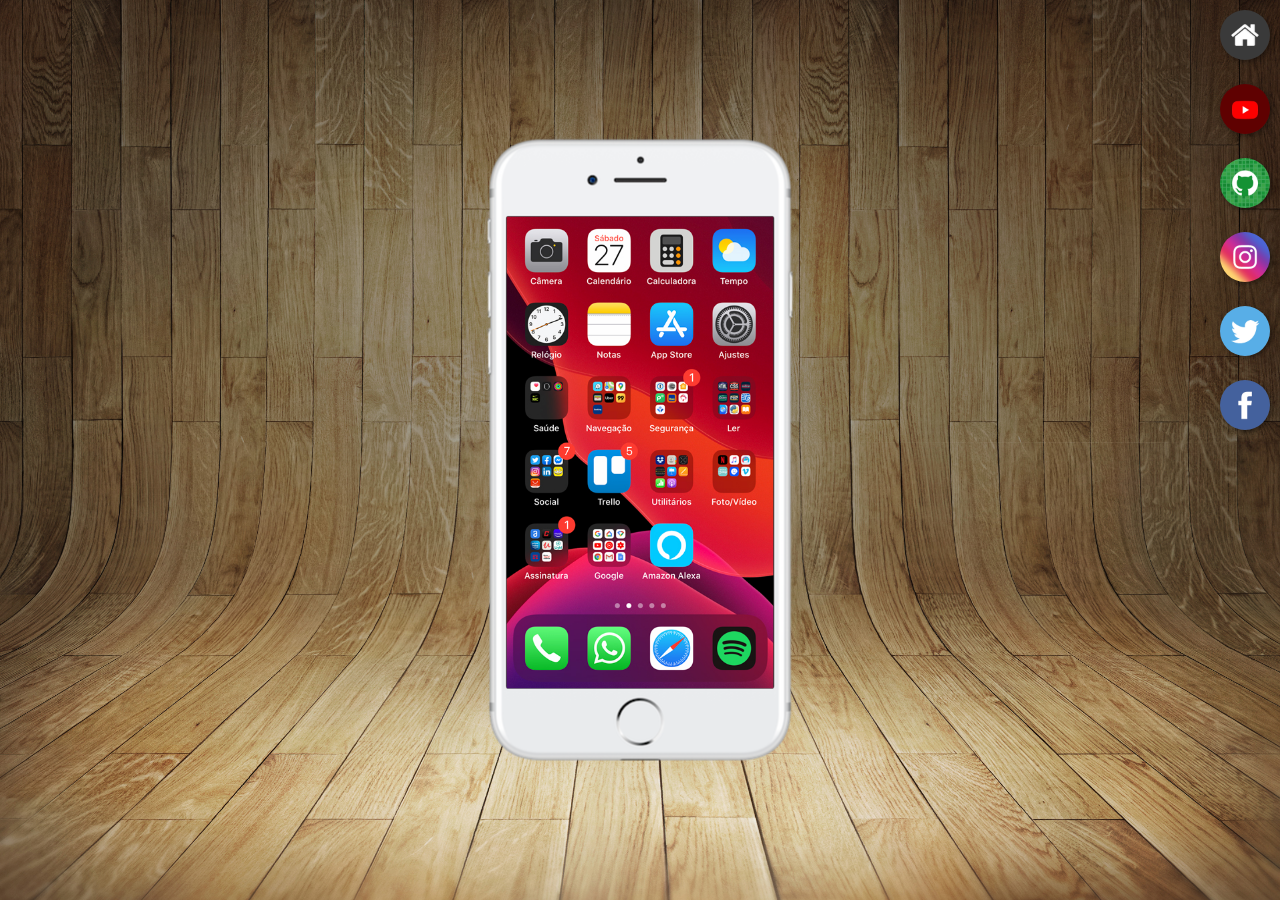
<file: index.html>
<!DOCTYPE html>
<html lang="pt-br">
<head>
    <meta charset="UTF-8">
    <meta name="viewport" content="width=device-width, initial-scale=1.0">
    <link rel="shortcut icon" href="favicon.ico" type="image/x-icon">
    <link rel="stylesheet" href="estilos/style.css">
    <title>Projeto Redes Sociais</title>
</head>
<body>
    <main>
        <section id="telefone">
            <iframe src="home.html" name="tela" id="tela" frameborder="0">
                Seu navegador não é compatível com isso.
            </iframe>
        </section>
        <section id="redes-sociais">
            <a href="home.html" target="tela"><img src="imagens/logo-home.jpg" alt="Abrir Home"></a><br>
            <a href="youtube.html" target="tela"><img src="imagens/logo-youtube.jpg" alt="Abrir YouTube"></a><br>
            <a href="github.html" target="tela"><img src="imagens/logo-github.jpg" alt="Abrir Github"></a><br>
            <a href="instagram.html" target="tela"><img src="imagens/logo-instagram.jpg" alt="Abrir Instagram"></a><br>
            <a href="twitter.html" target="tela"><img src="imagens/logo-twitter.jpg" alt="Abrir Twitter"></a><br>
            <a href="facebook.html" target="tela"><img src="imagens/logo-facebook.jpg" alt="Abrir Facebook"></a><br>
        </section>
    </main>
    
</body>
</html>
</file>
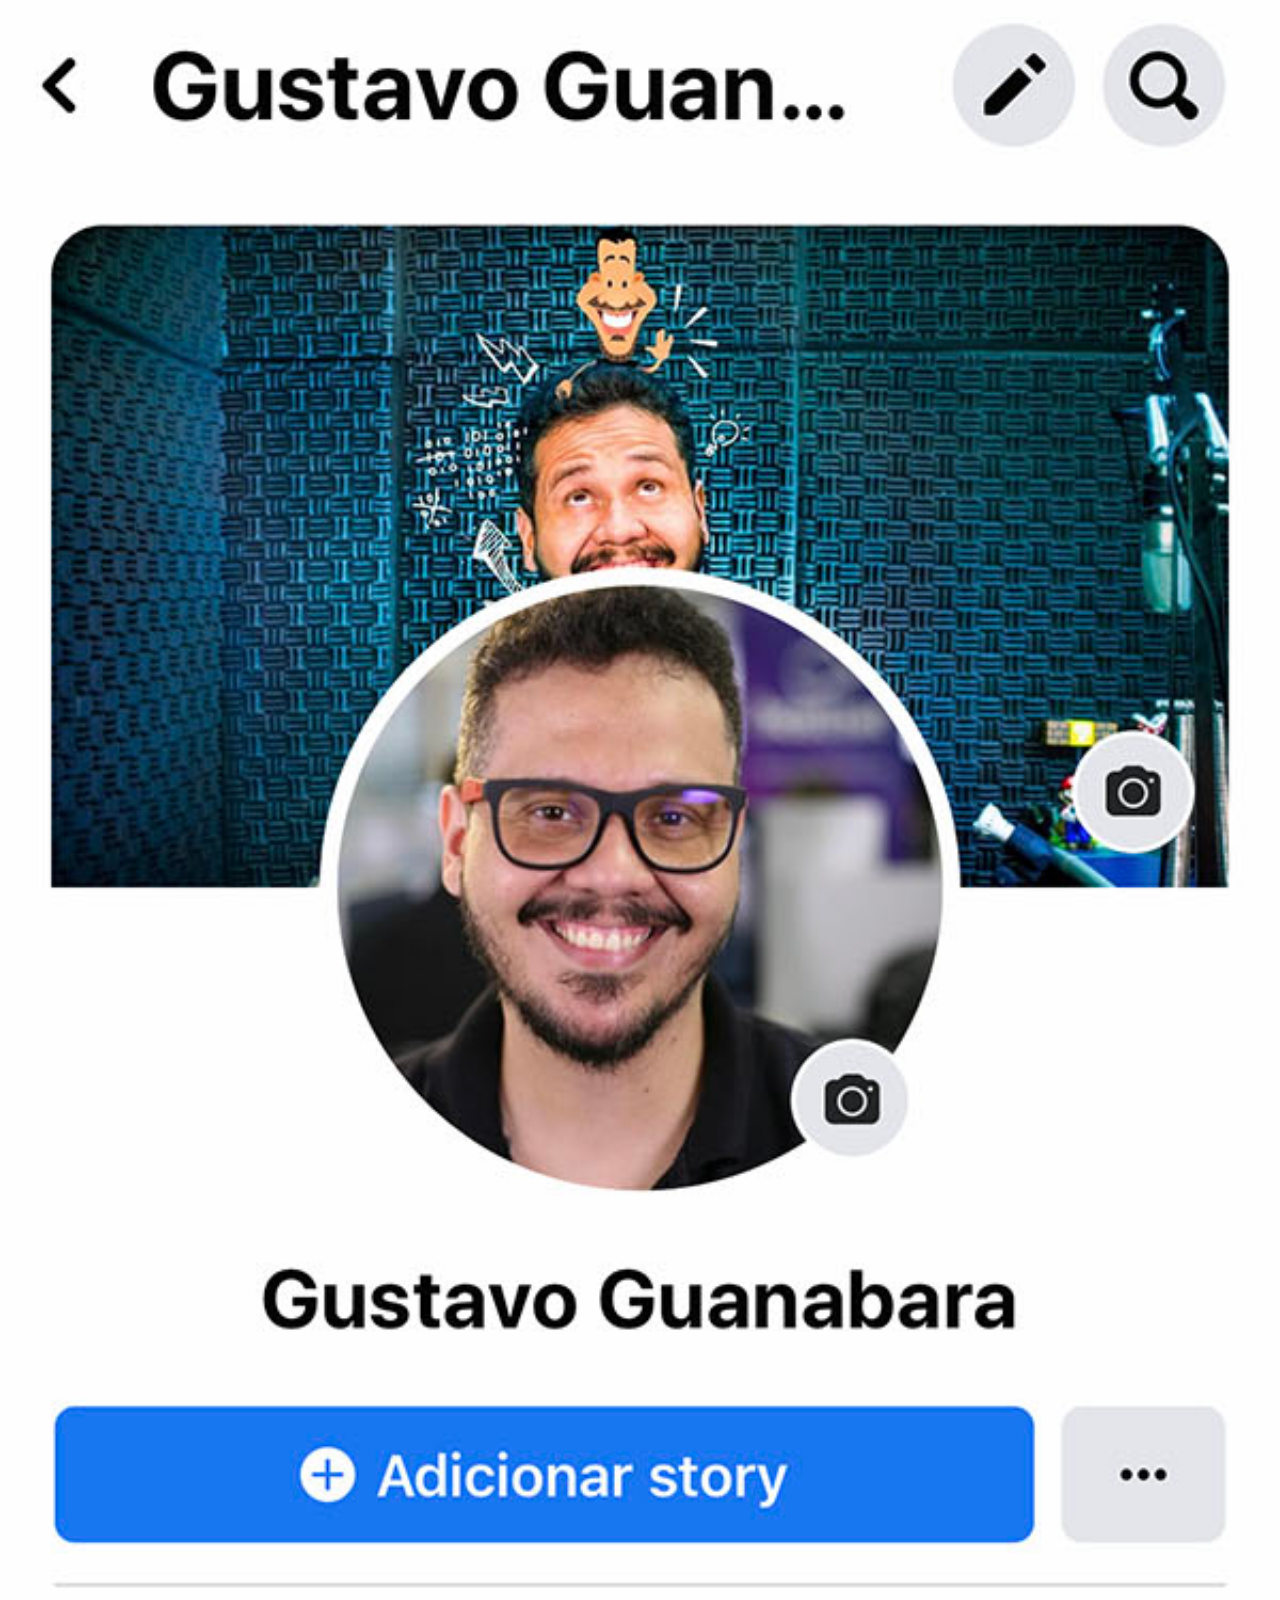
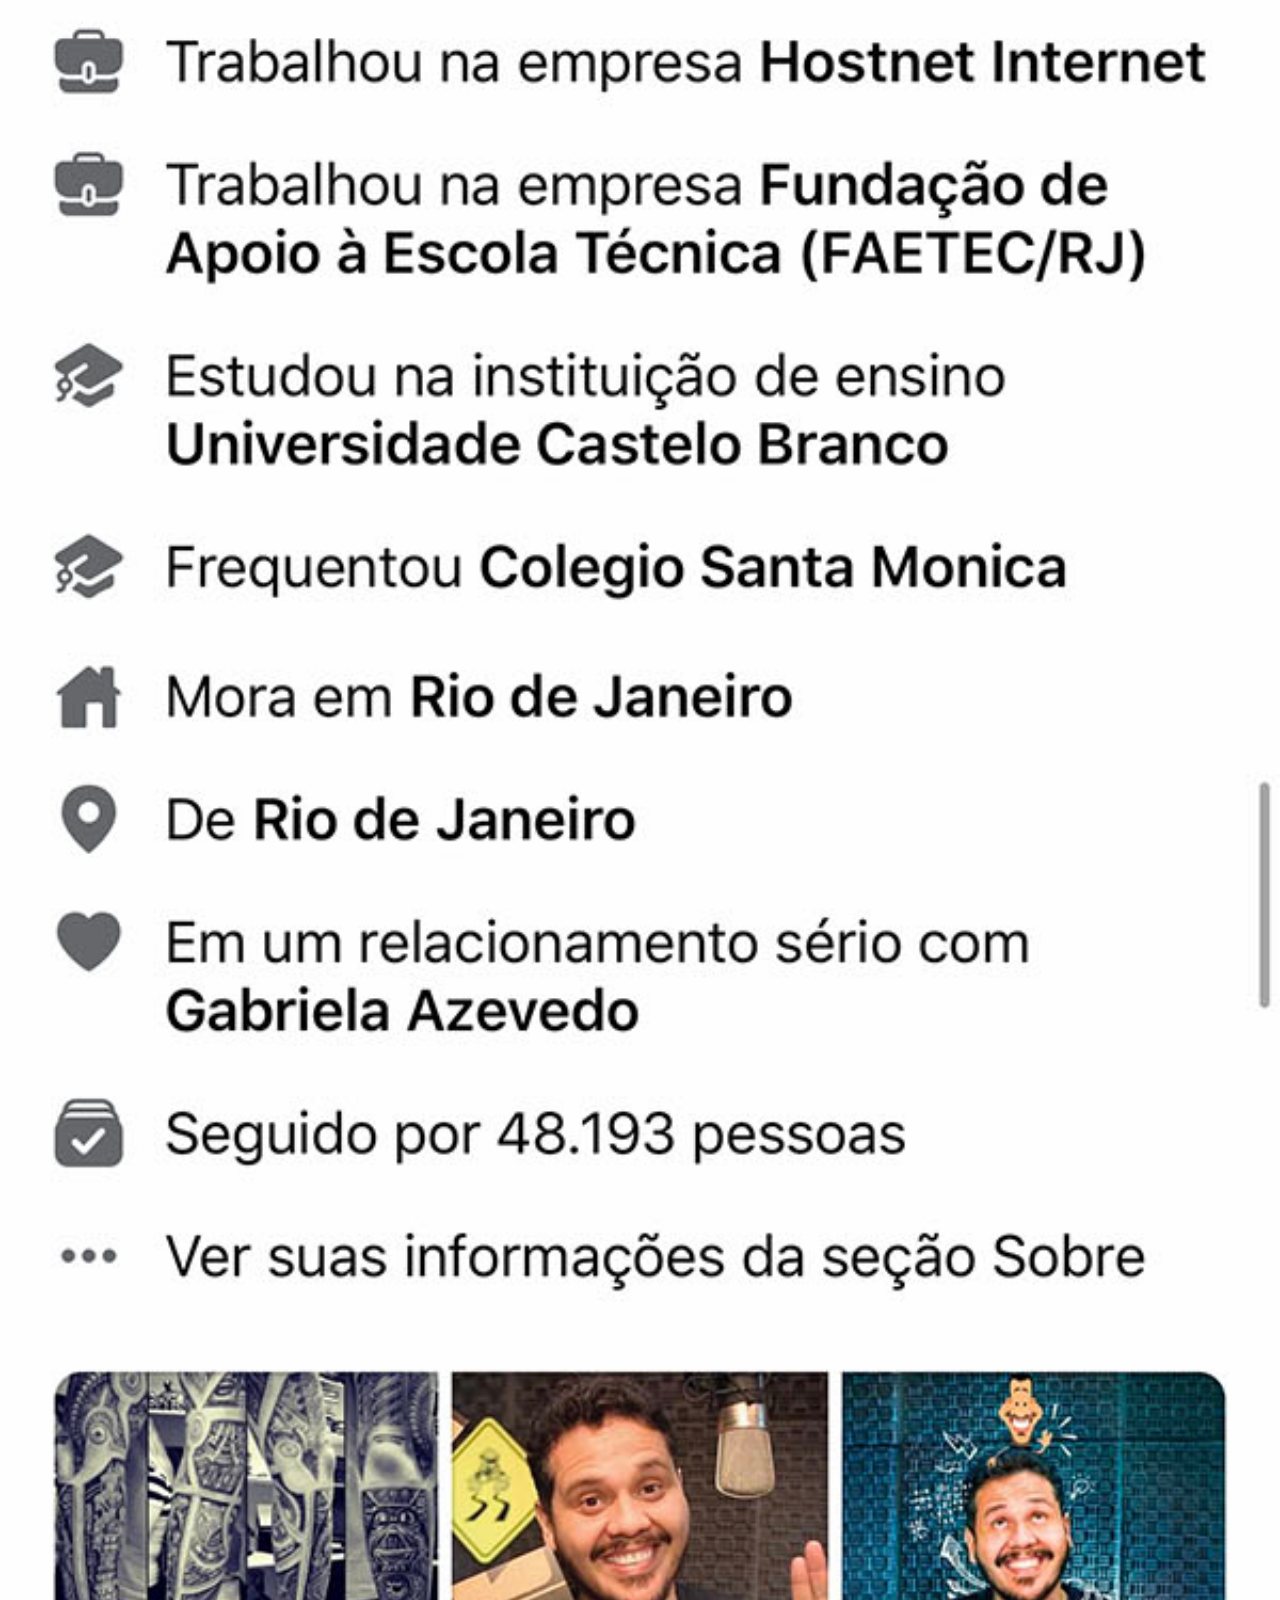
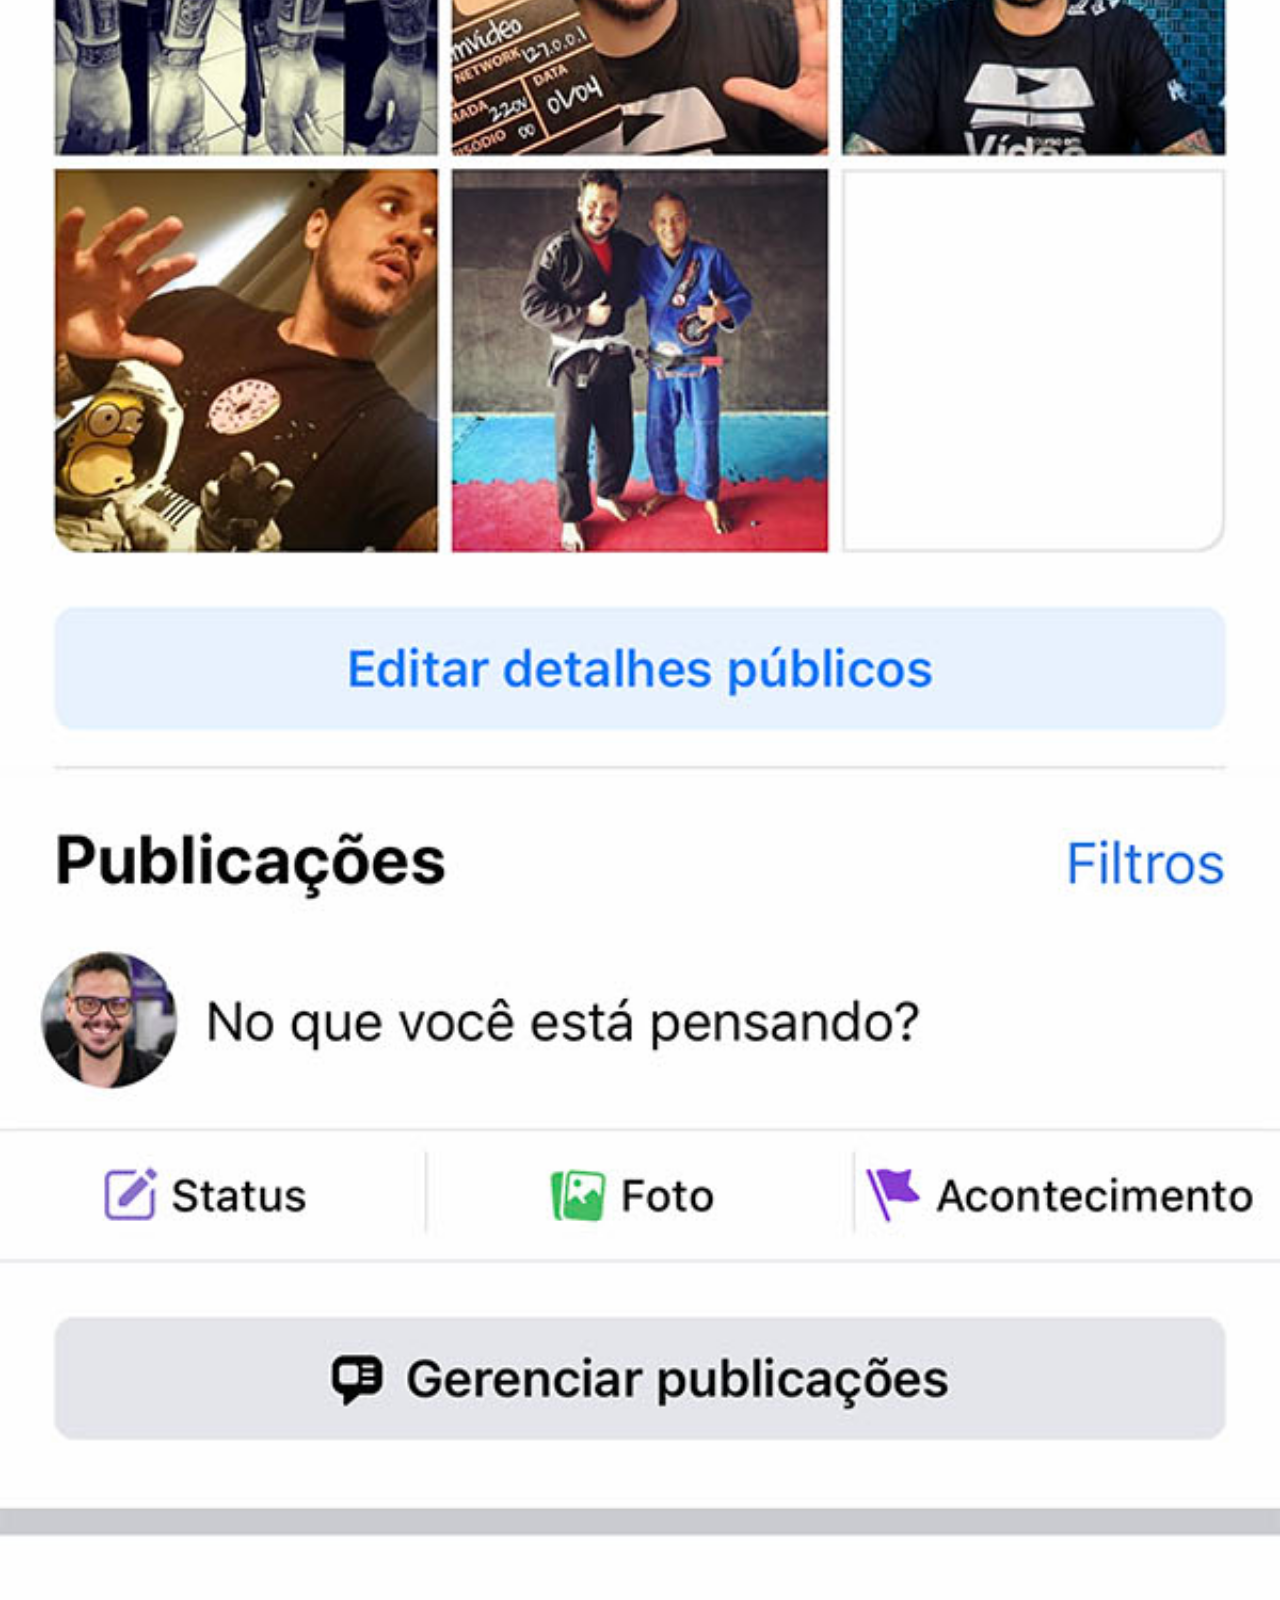
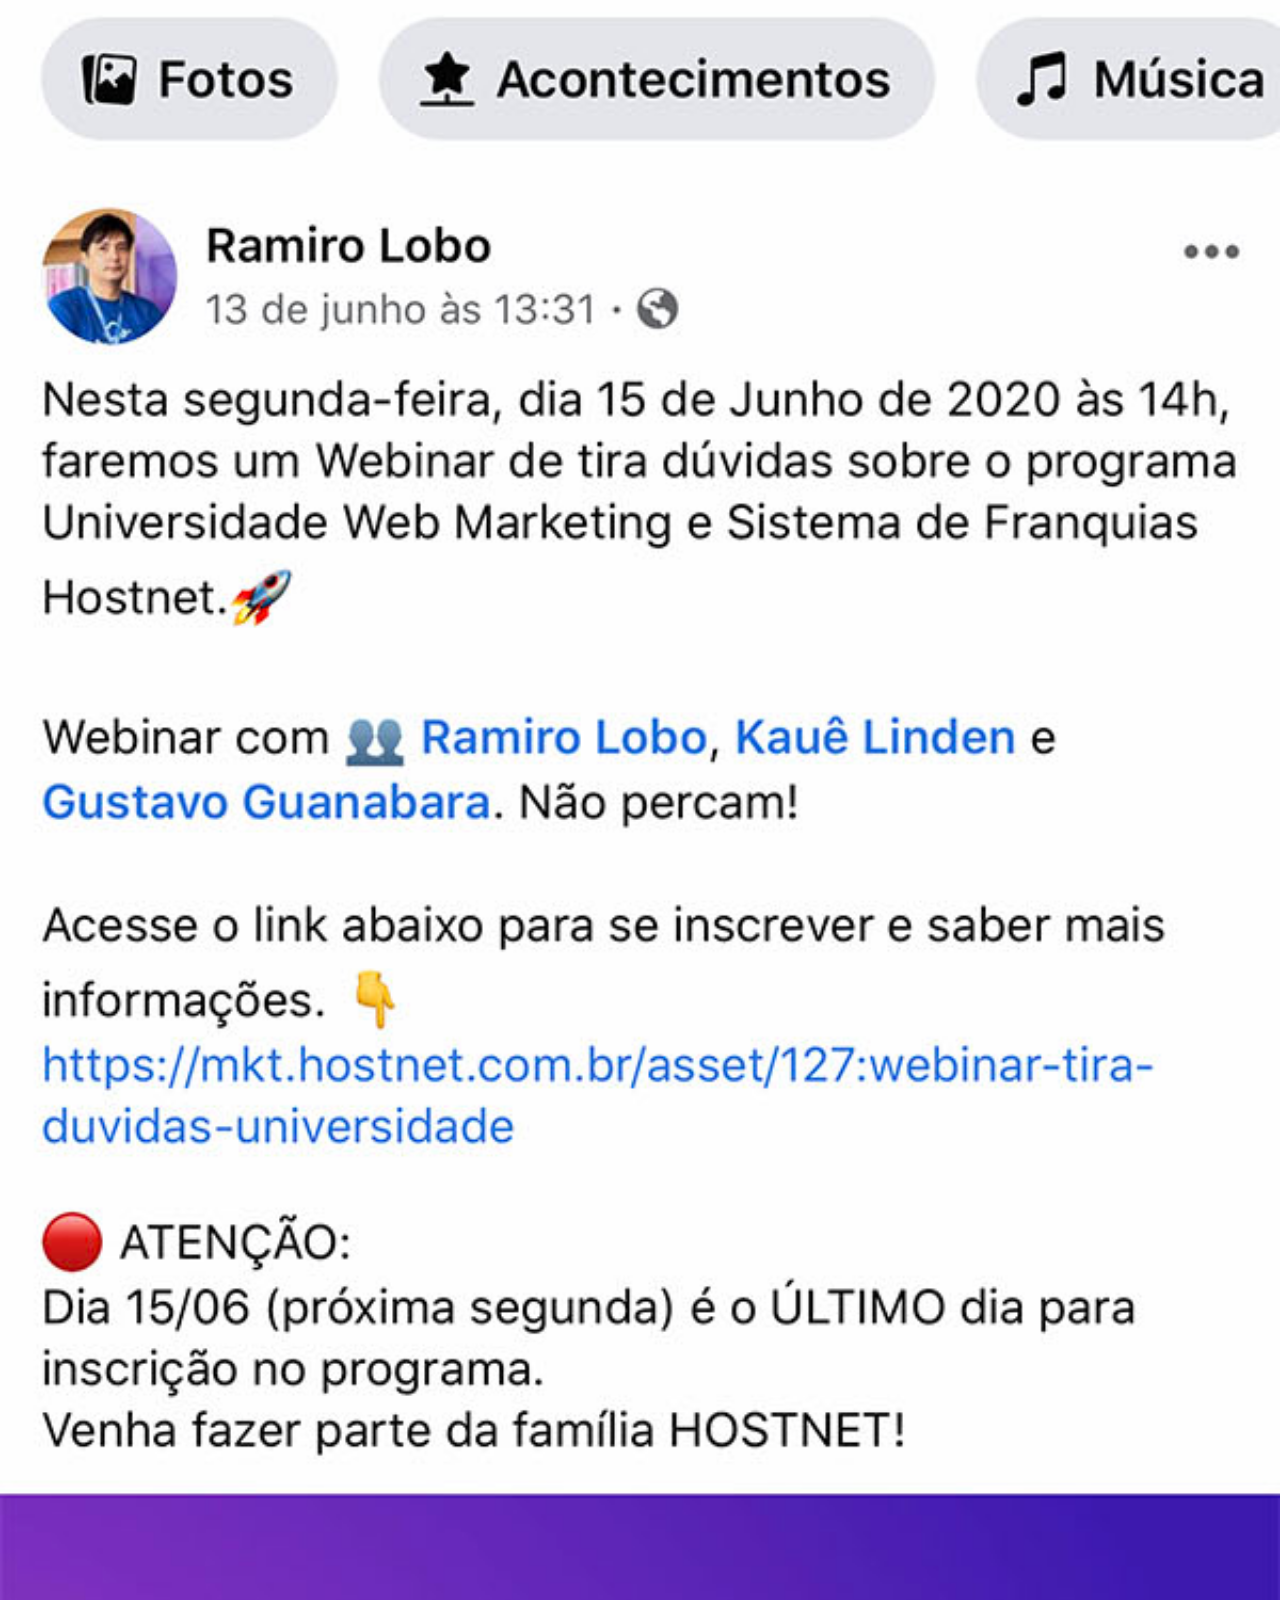
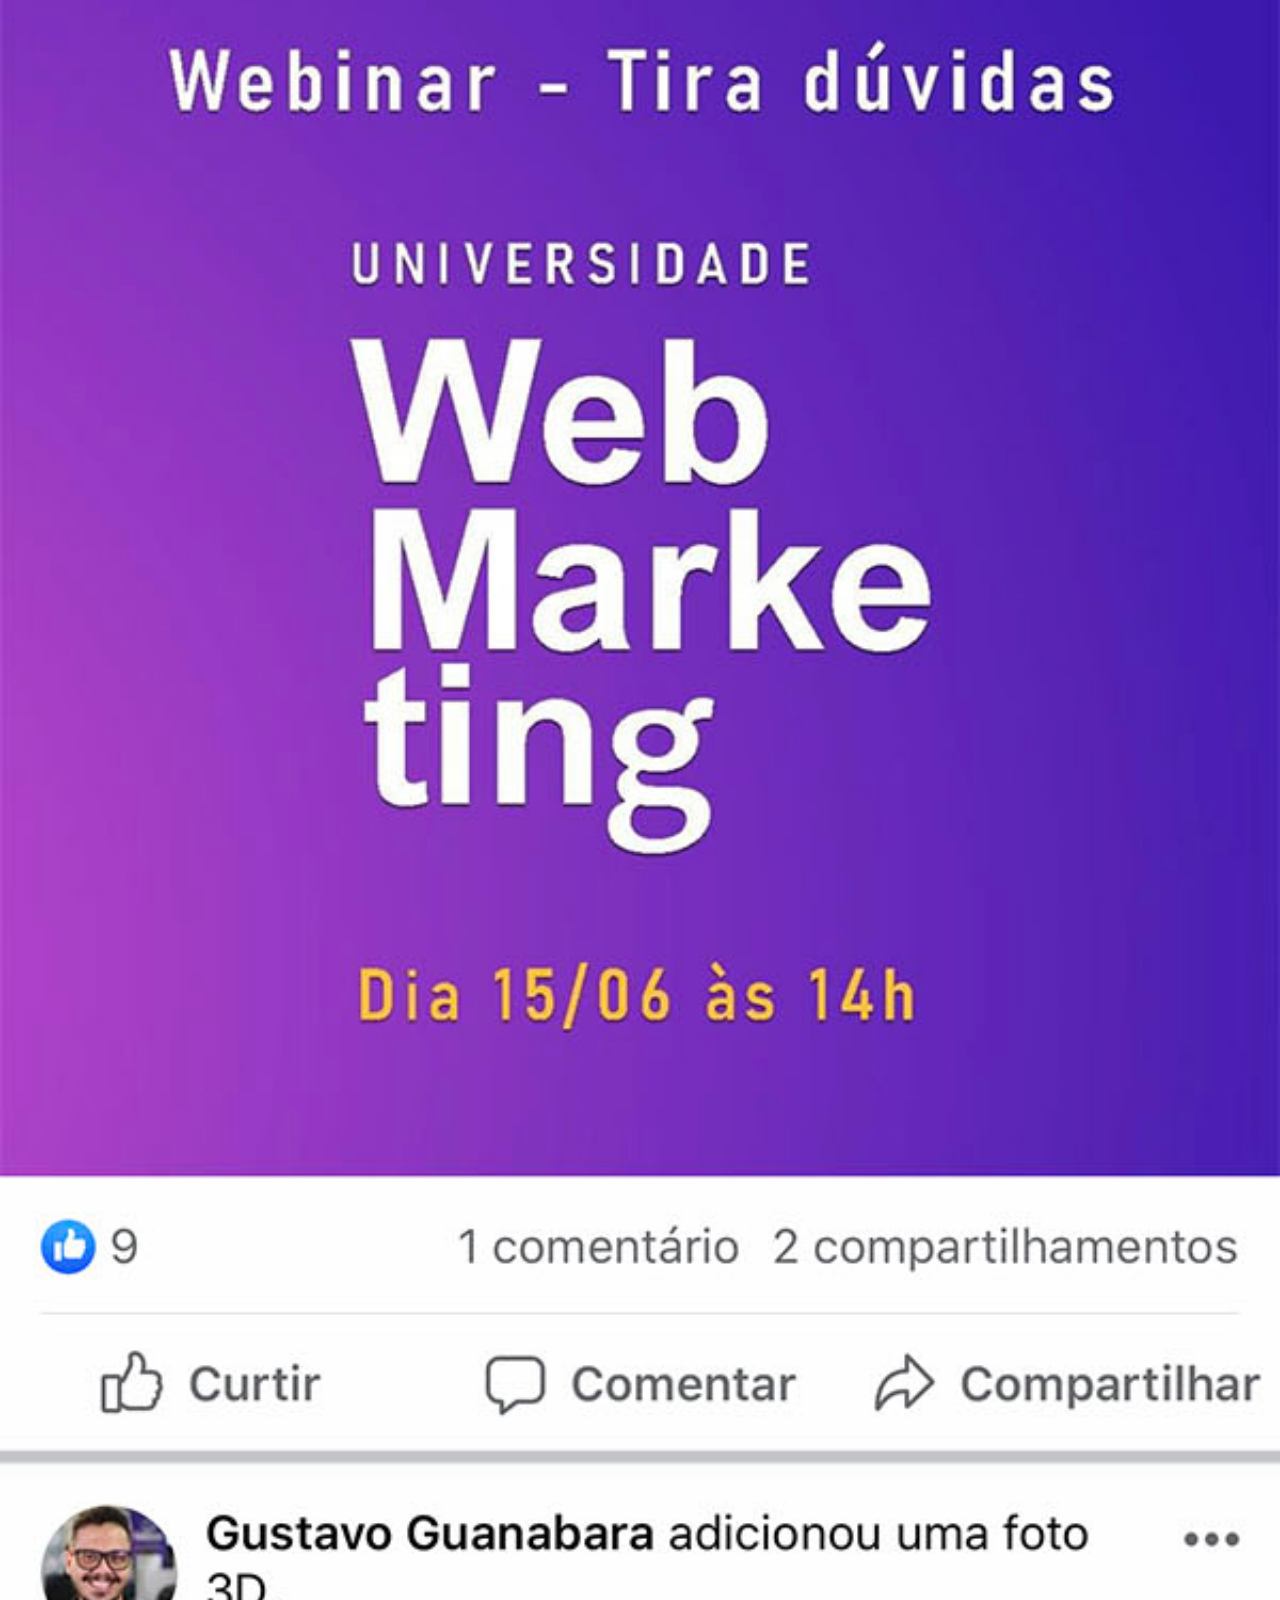
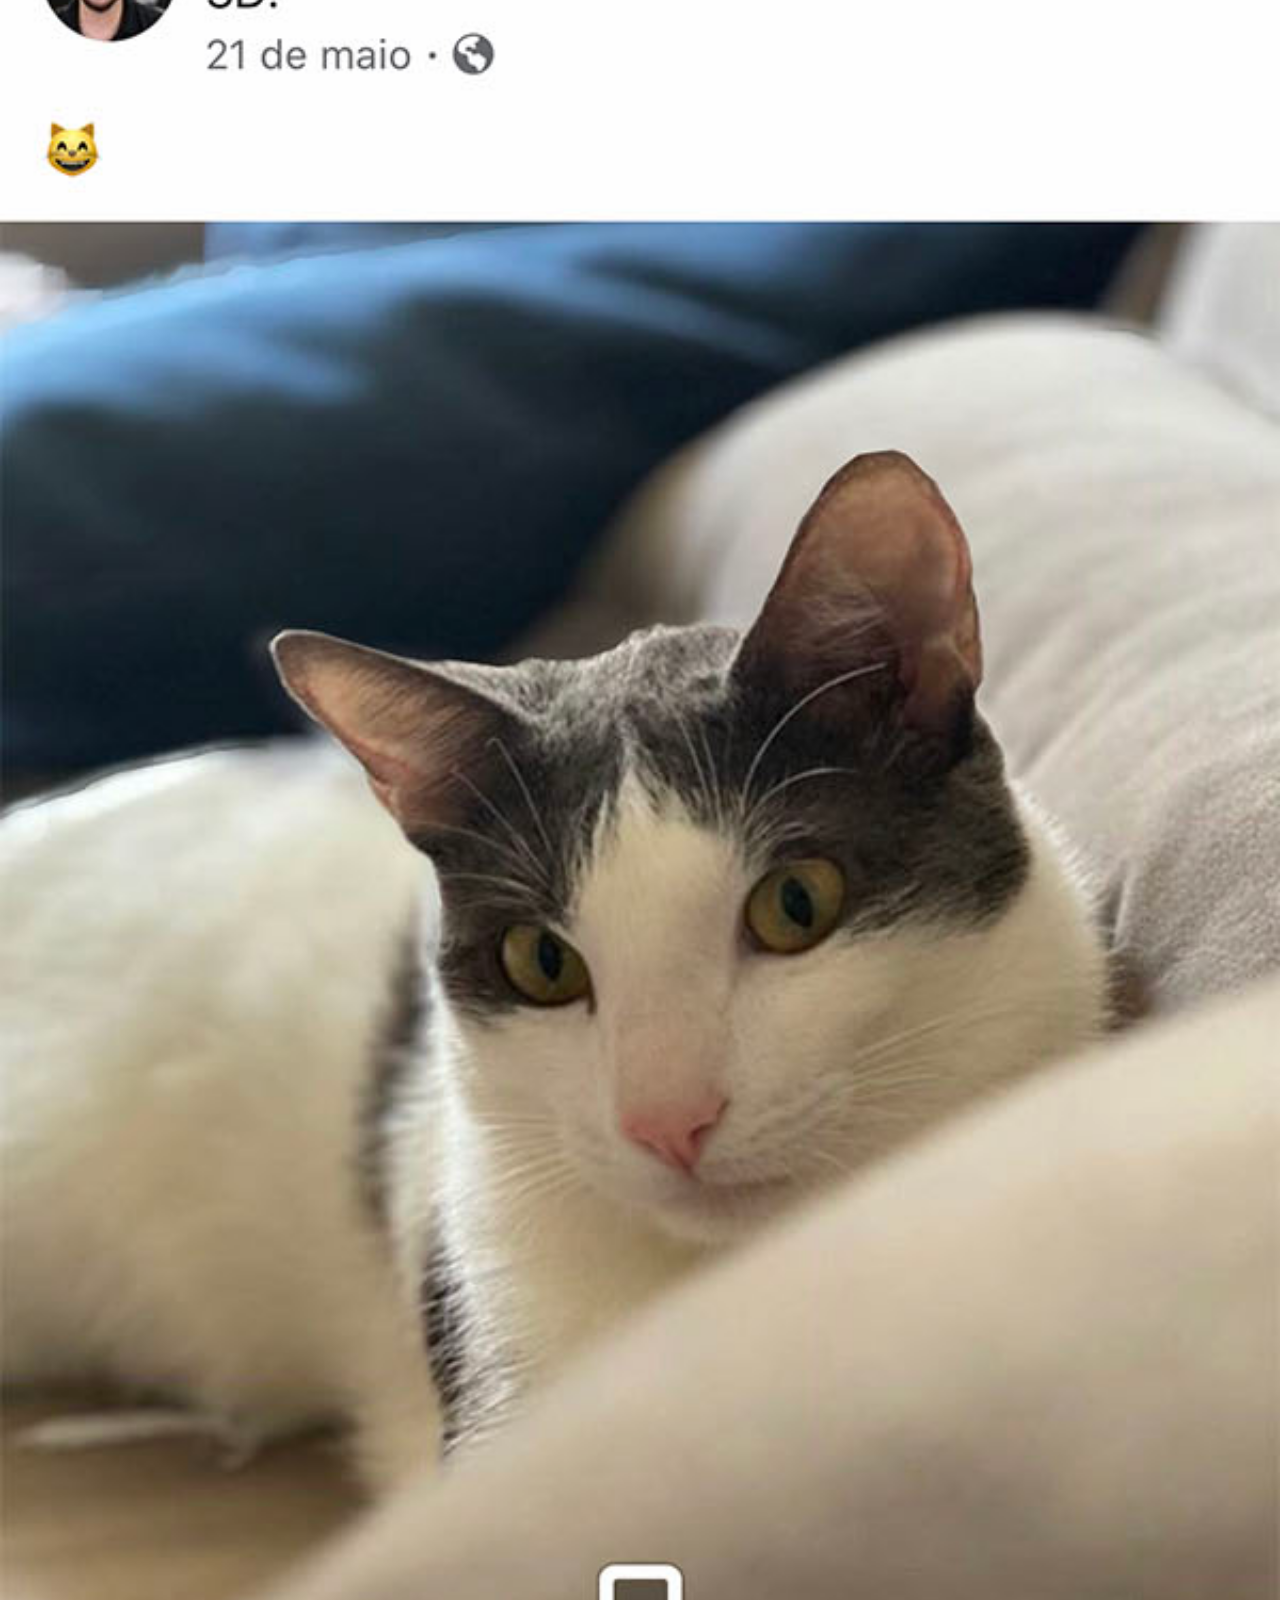
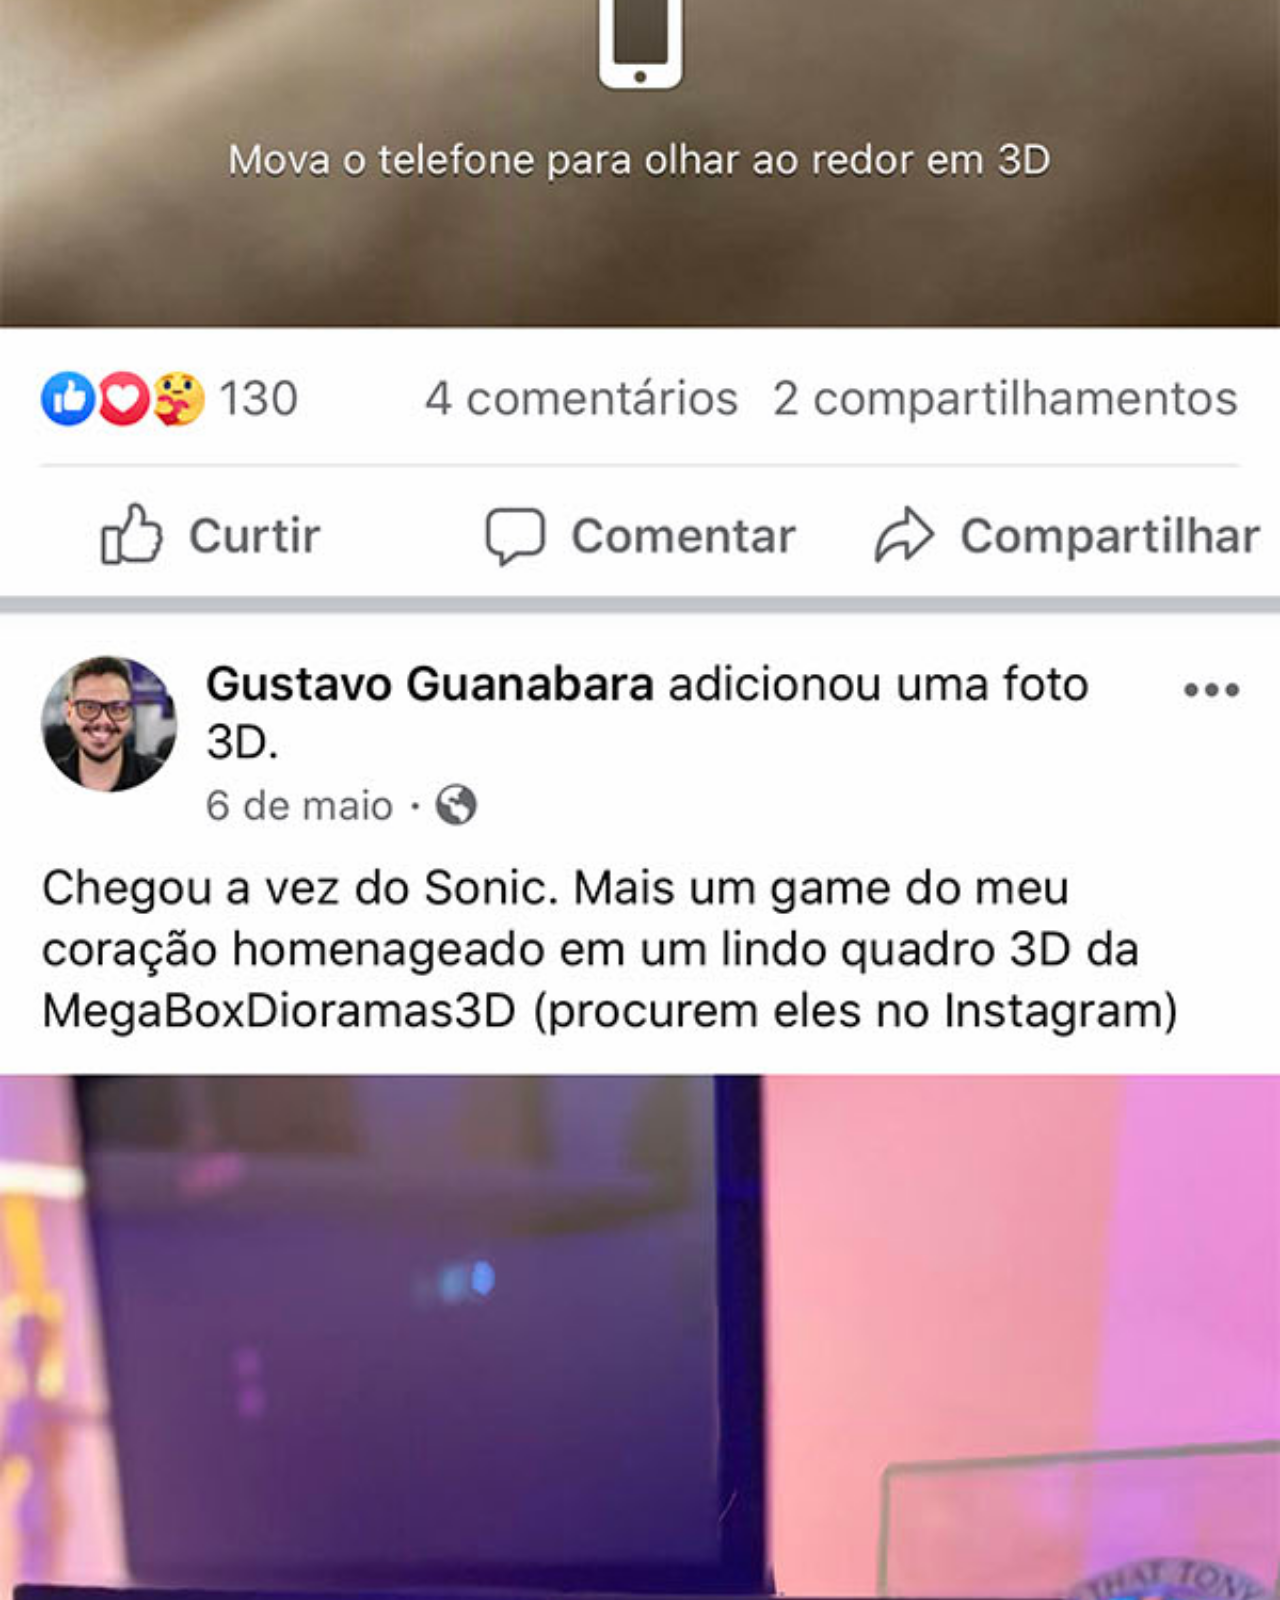
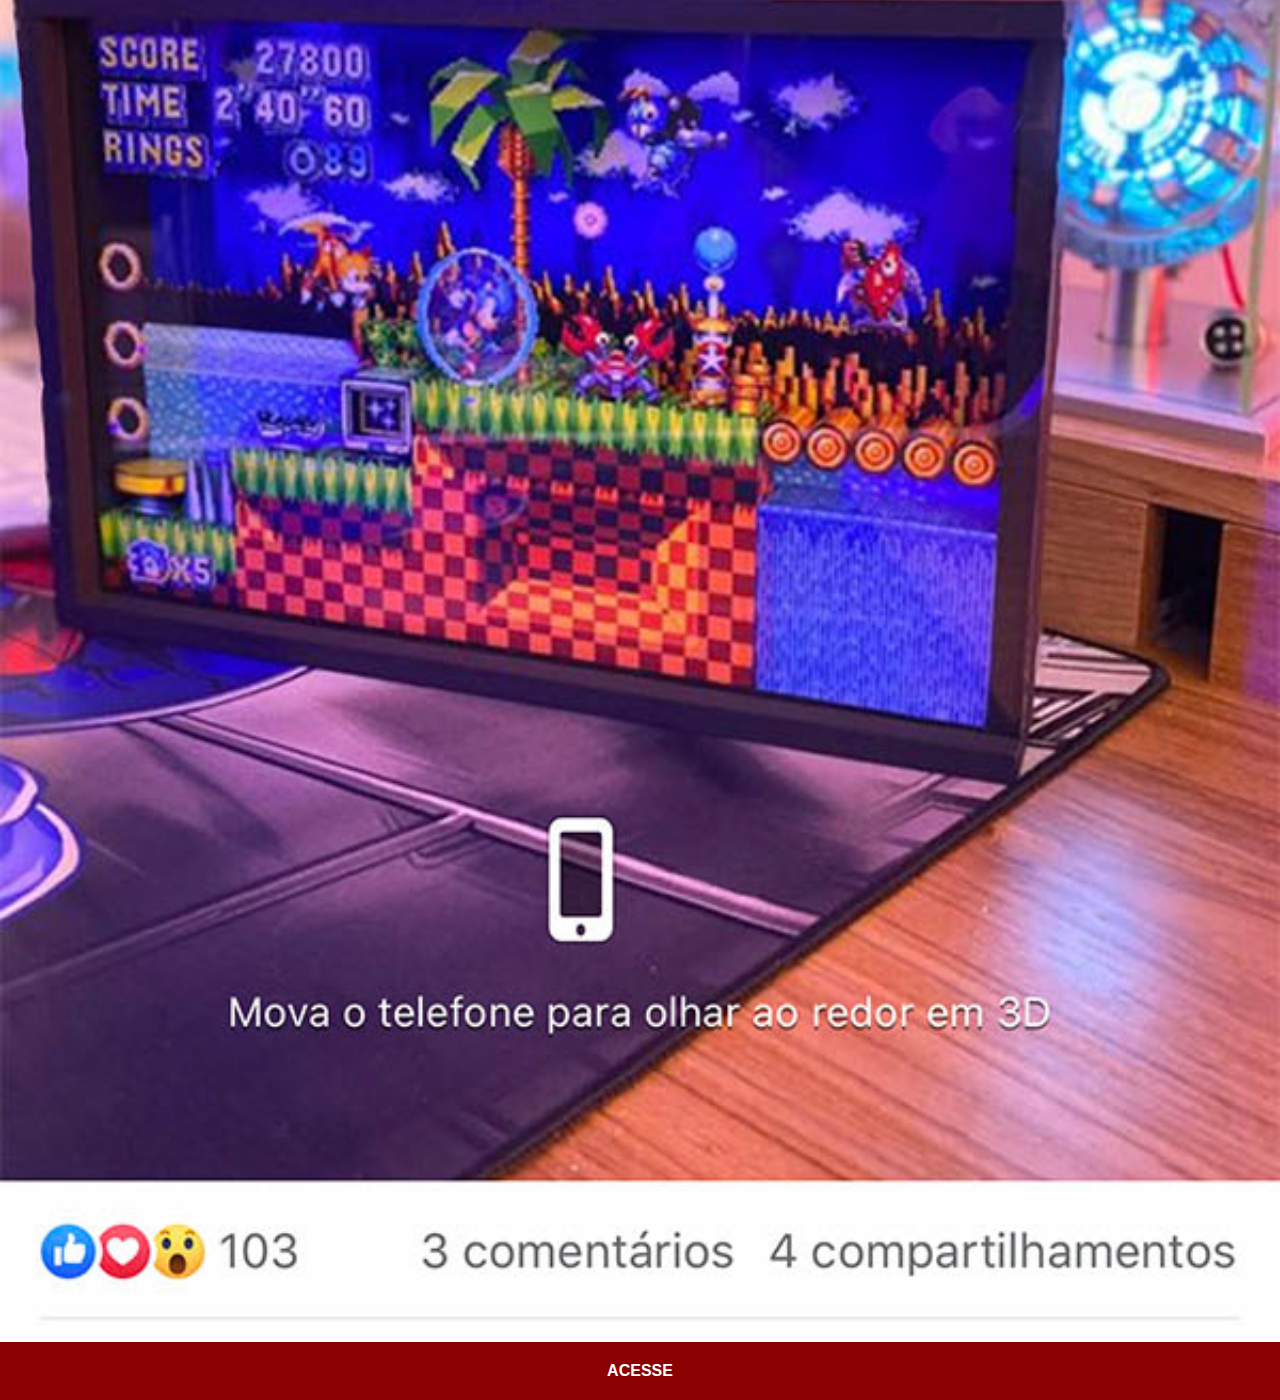
<file: facebook.html>
<!DOCTYPE html>
<html lang="pt-br">
<head>
    <meta charset="UTF-8">
    <meta http-equiv="X-UA-Compatible" content="IE=edge">
    <meta name="viewport" content="width=device-width, initial-scale=1.0">
    <title>YouTube</title>
    <link rel="stylesheet" href="estilos/social.css">
</head>
<body>
    <img src="imagens/tela-facebook.jpg" alt="Facebook">
    <a href="https://www.facebook.com/gustavoguanabara/?locale=pt_BR" target="_blank"> ACESSE</a>
</body>
</html>
</file>
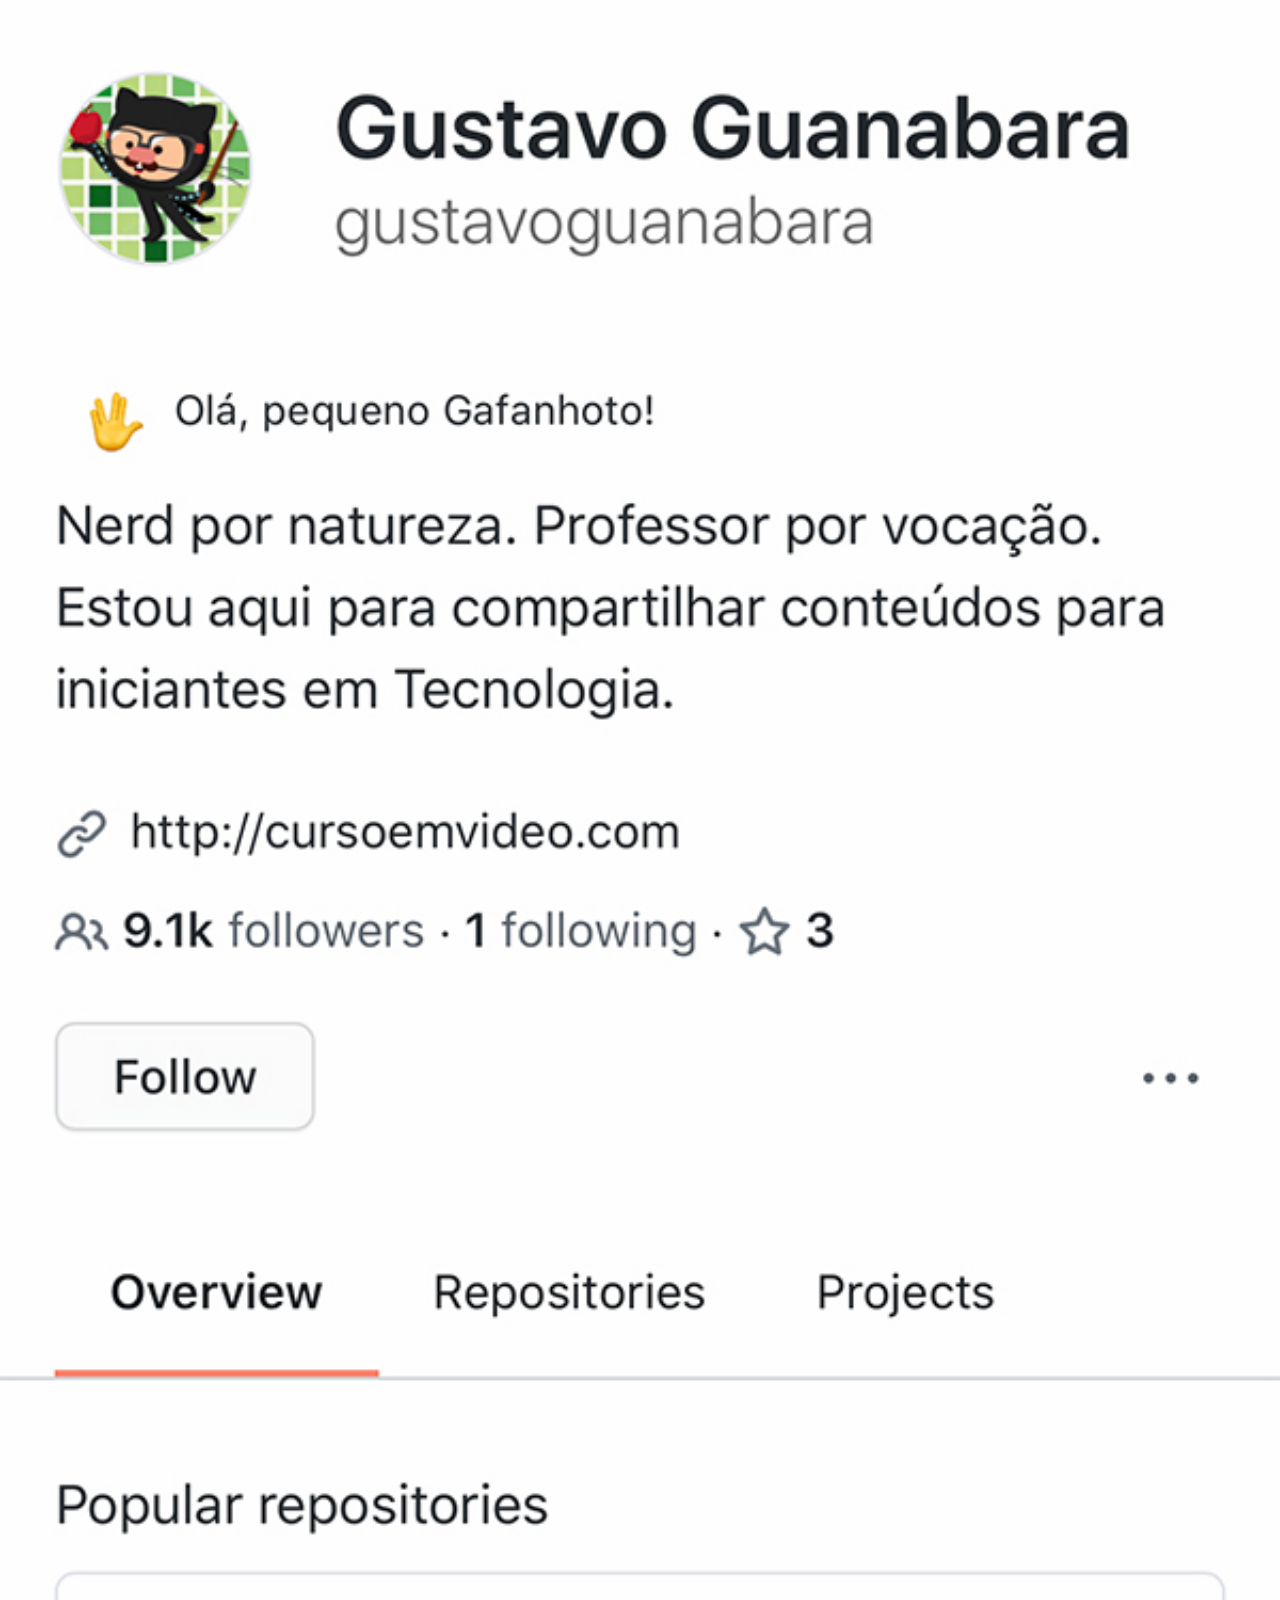
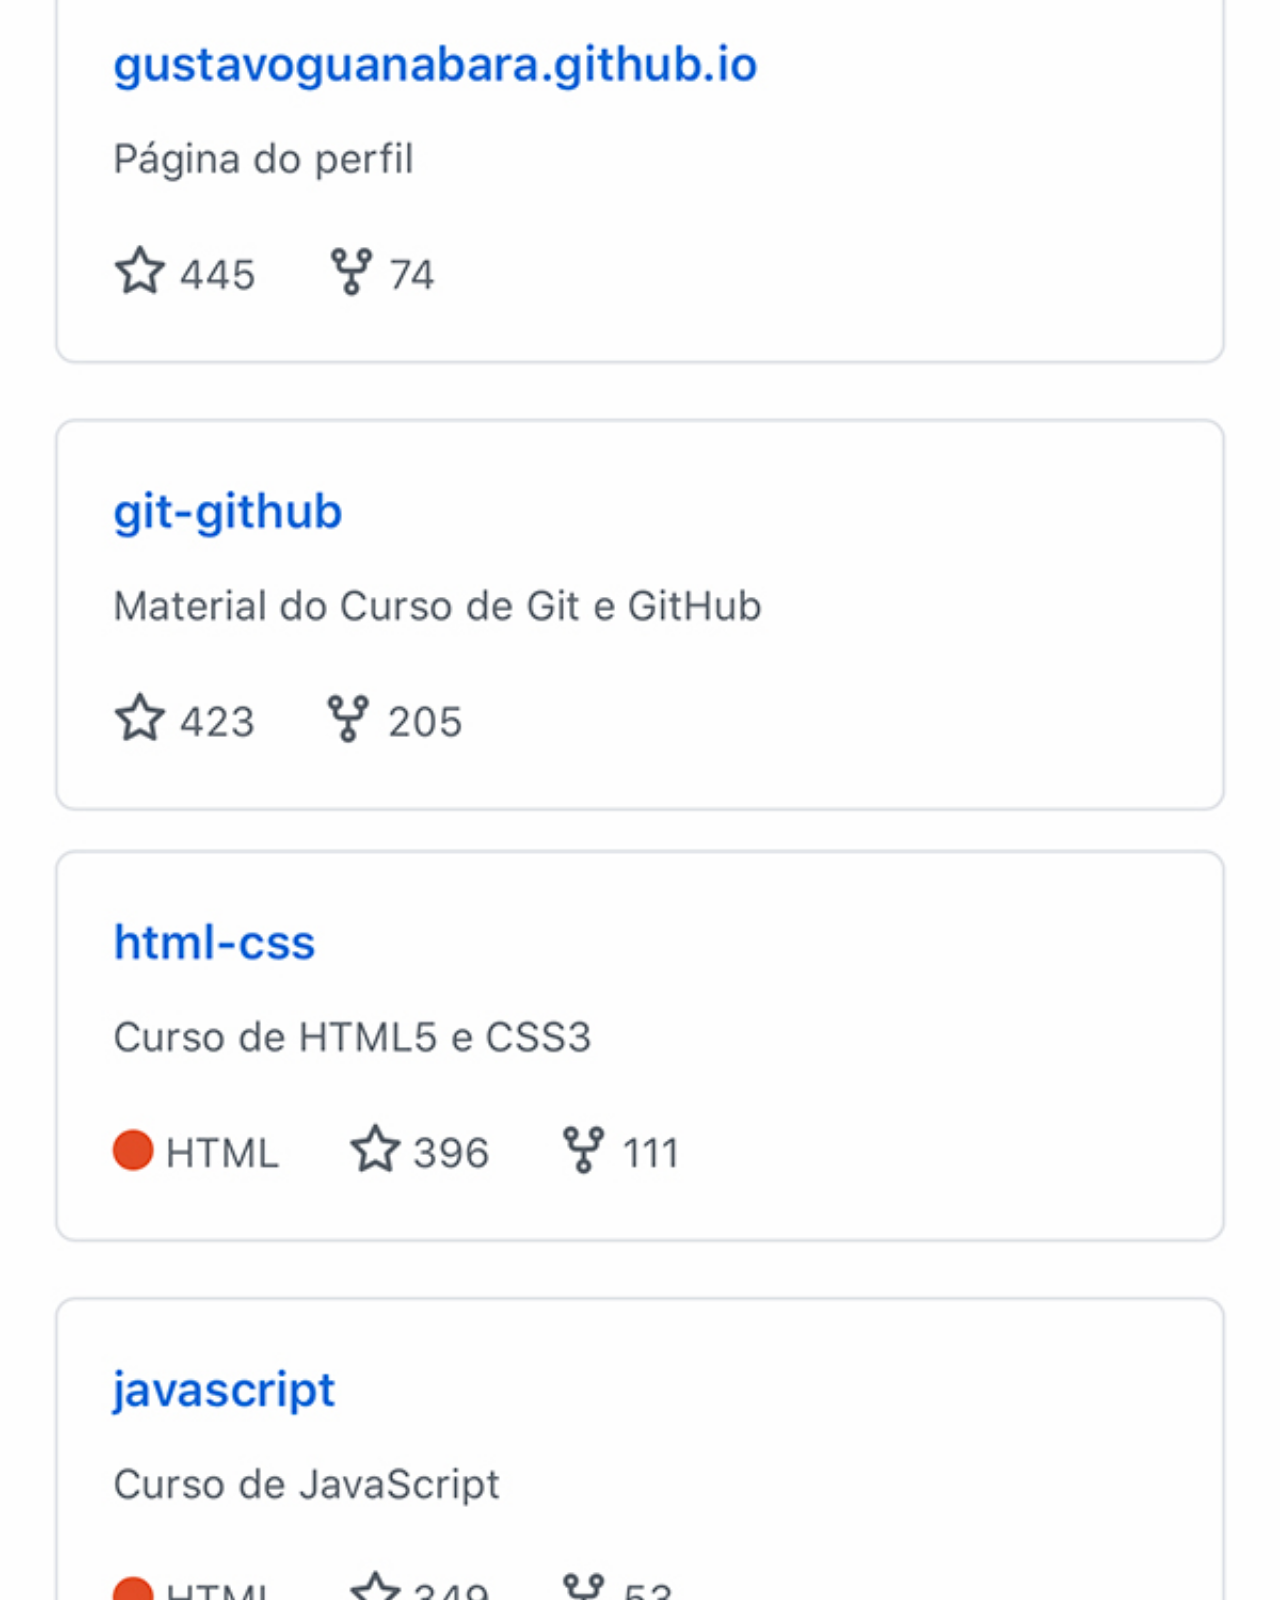
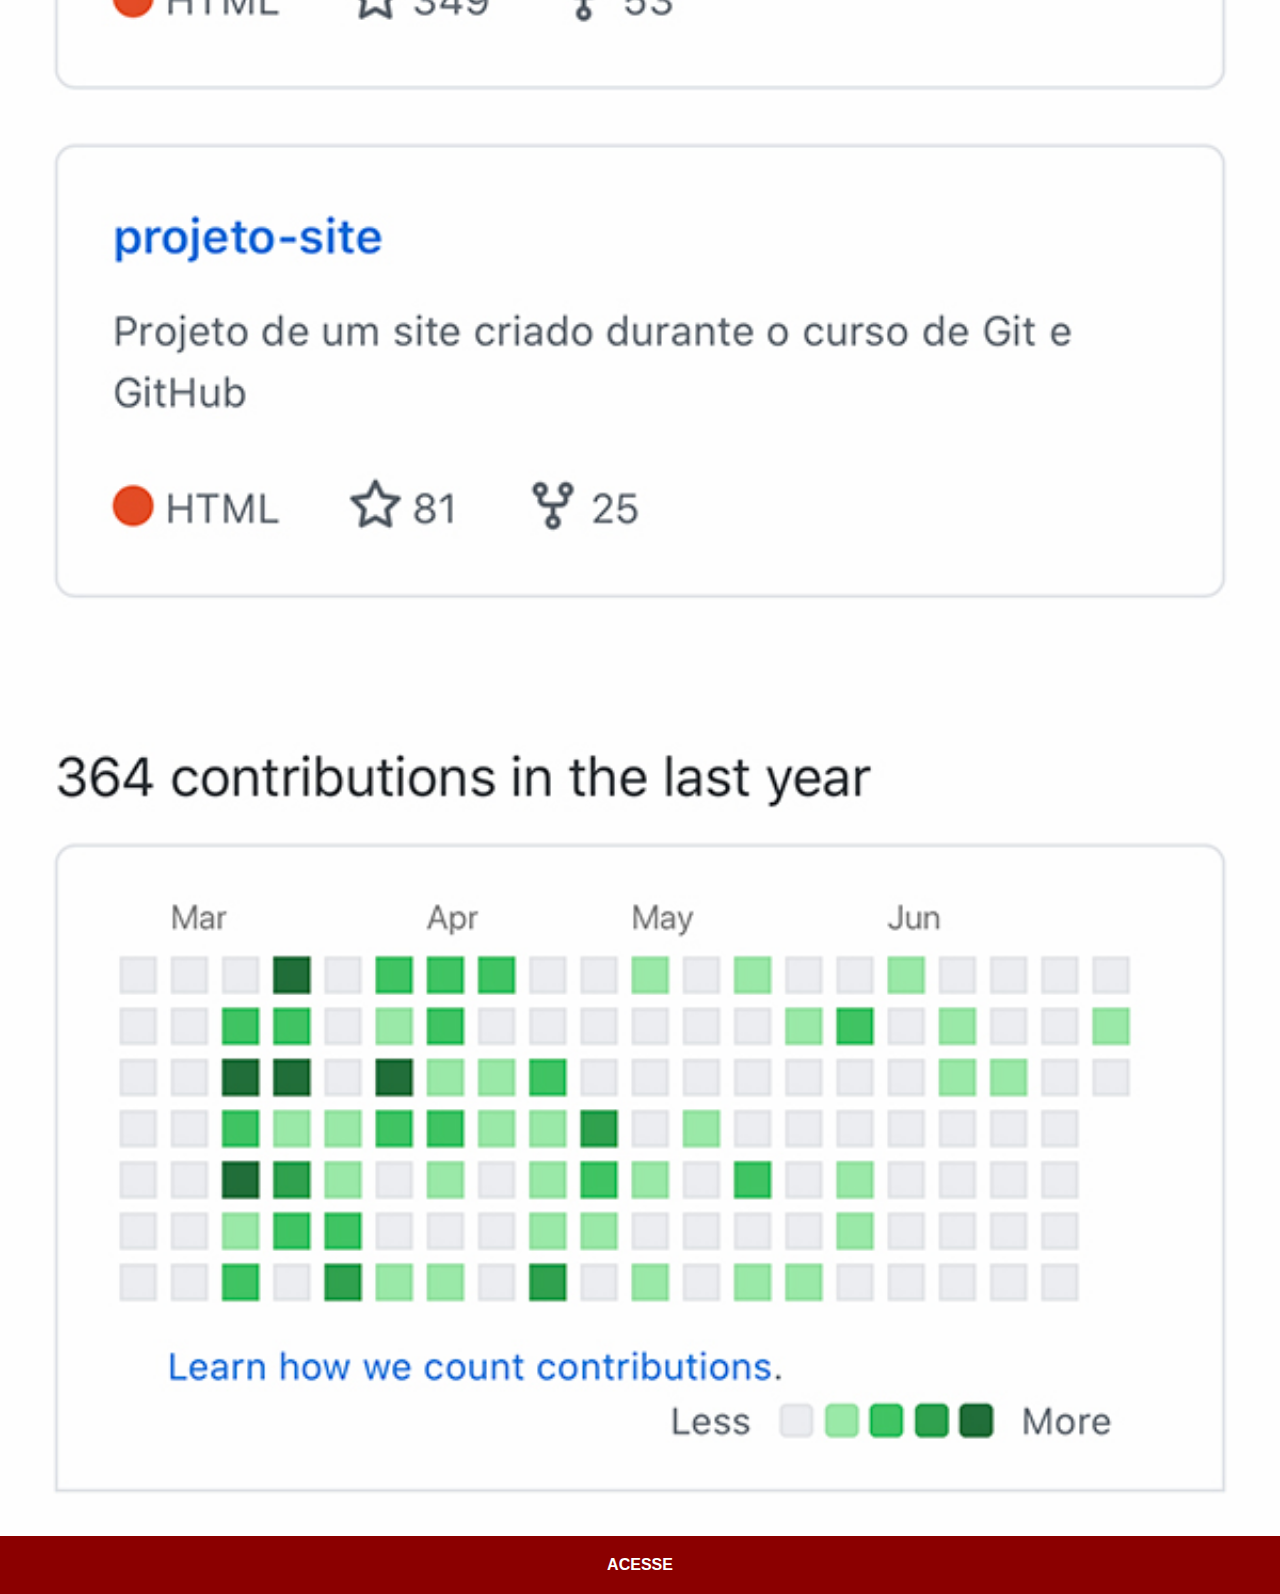
<file: github.html>
<!DOCTYPE html>
<html lang="pt-br">
<head>
    <meta charset="UTF-8">
    <meta http-equiv="X-UA-Compatible" content="IE=edge">
    <meta name="viewport" content="width=device-width, initial-scale=1.0">
    <title>YouTube</title>
    <link rel="stylesheet" href="estilos/social.css">
</head>
<body>
    <img src="imagens/tela-github.jpg" alt="Github">
    <a href="https://www.github.com/gustavoguanabara" target="_blank"> ACESSE</a>
</body>
</html>
</file>
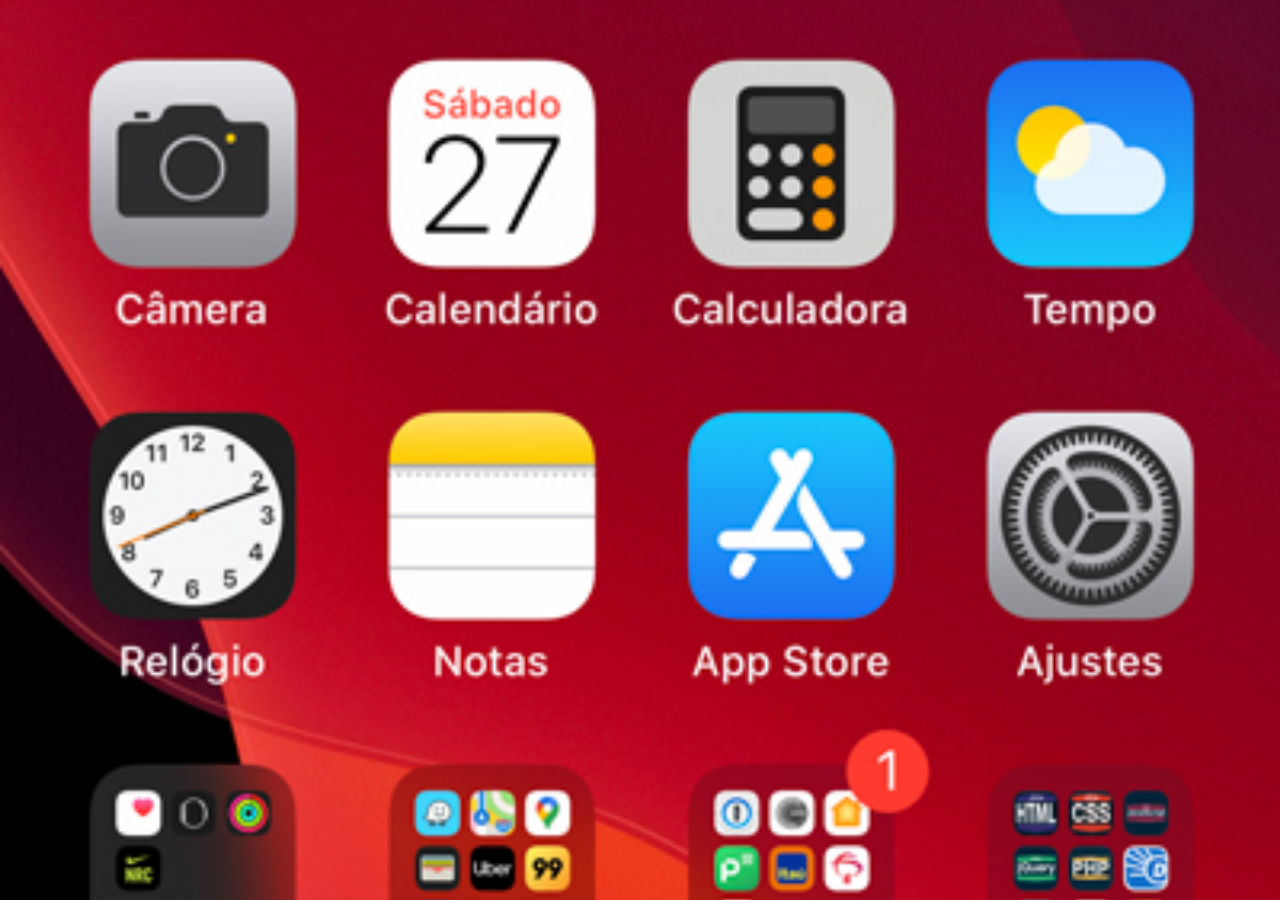
<file: home.html>
<!DOCTYPE html>
<html lang="pt-br">
<head>
    <meta charset="UTF-8">
    <meta name="viewport" content="width=device-width, initial-scale=1.0">
    <title>Home</title>
    <style>
        * {
            margin: 0px;
            padding: 0px;
        }

        body {
            height: 100vh;
            width: 100vw;
            background: black url('imagens/tela-home.jpg') no-repeat top center;
            background-size: cover;
        }
    </style>
</head>
<body>
    
</body>
</html>
</file>
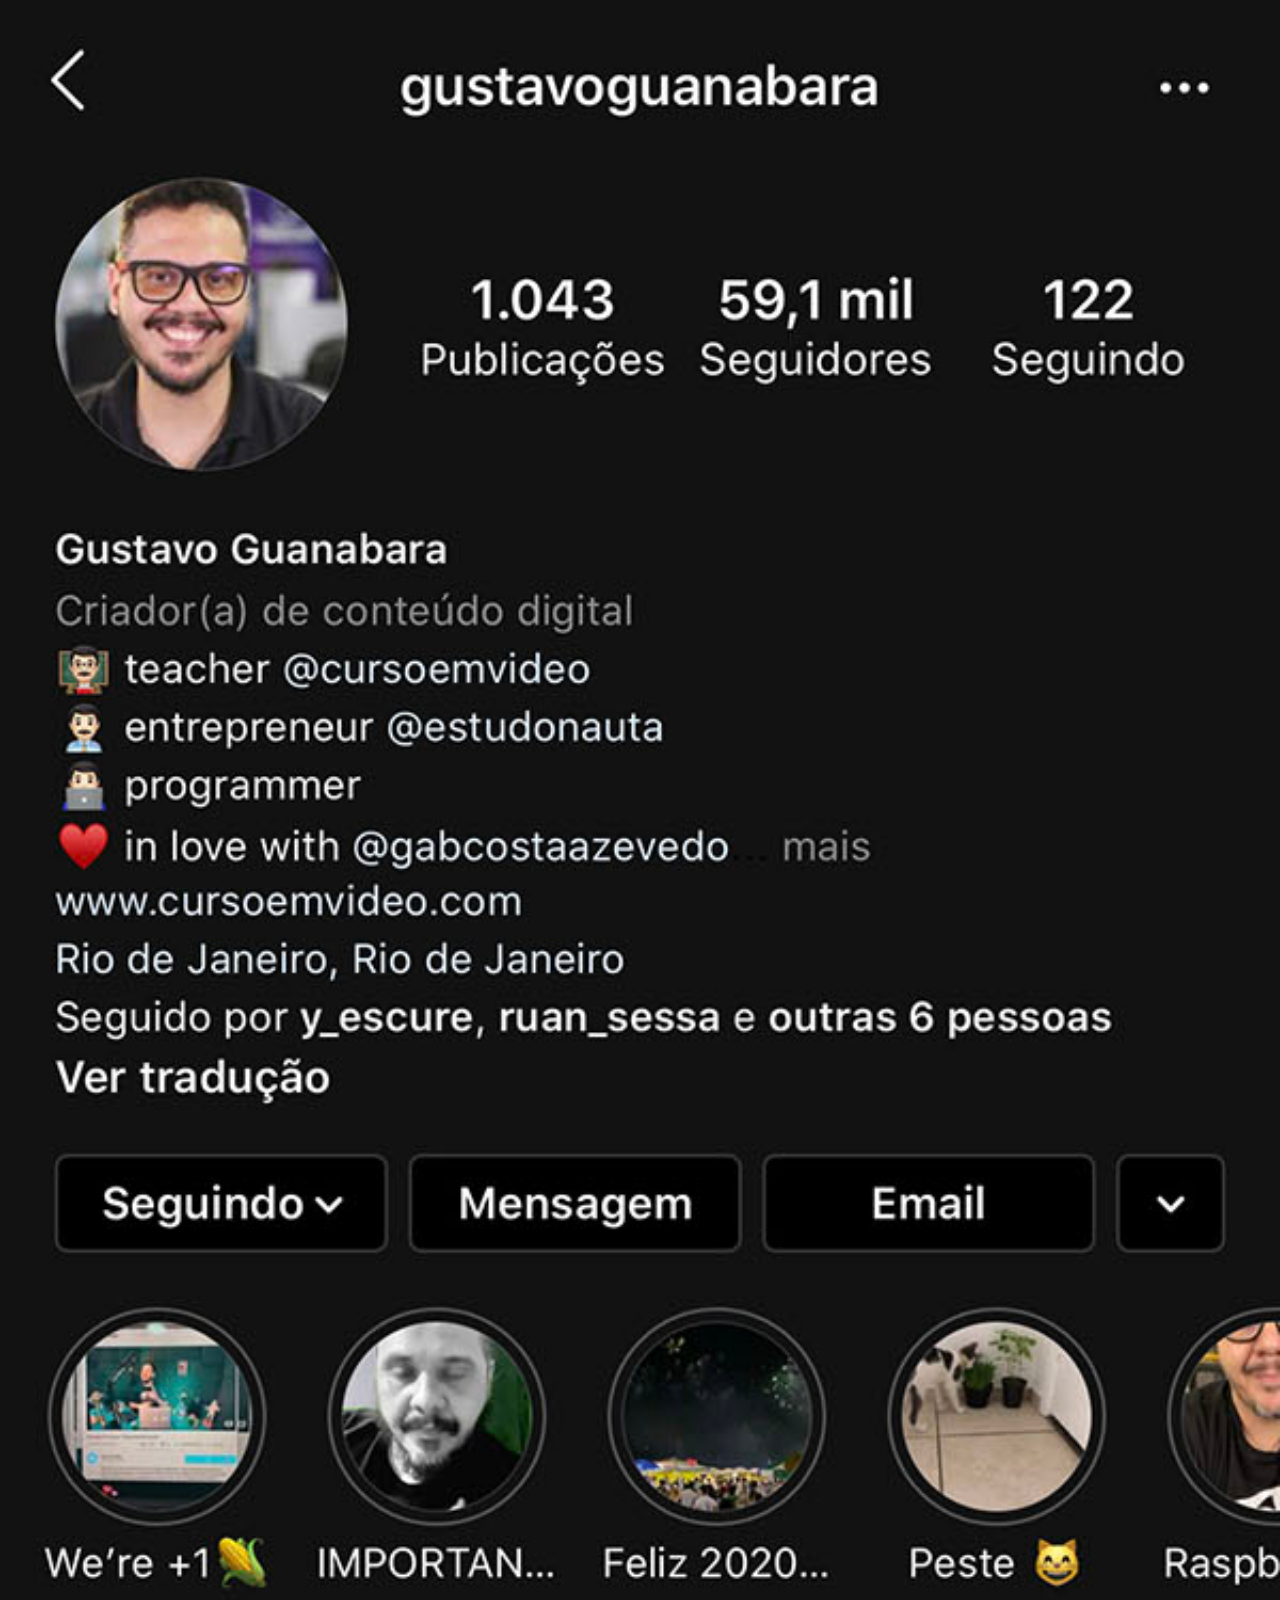
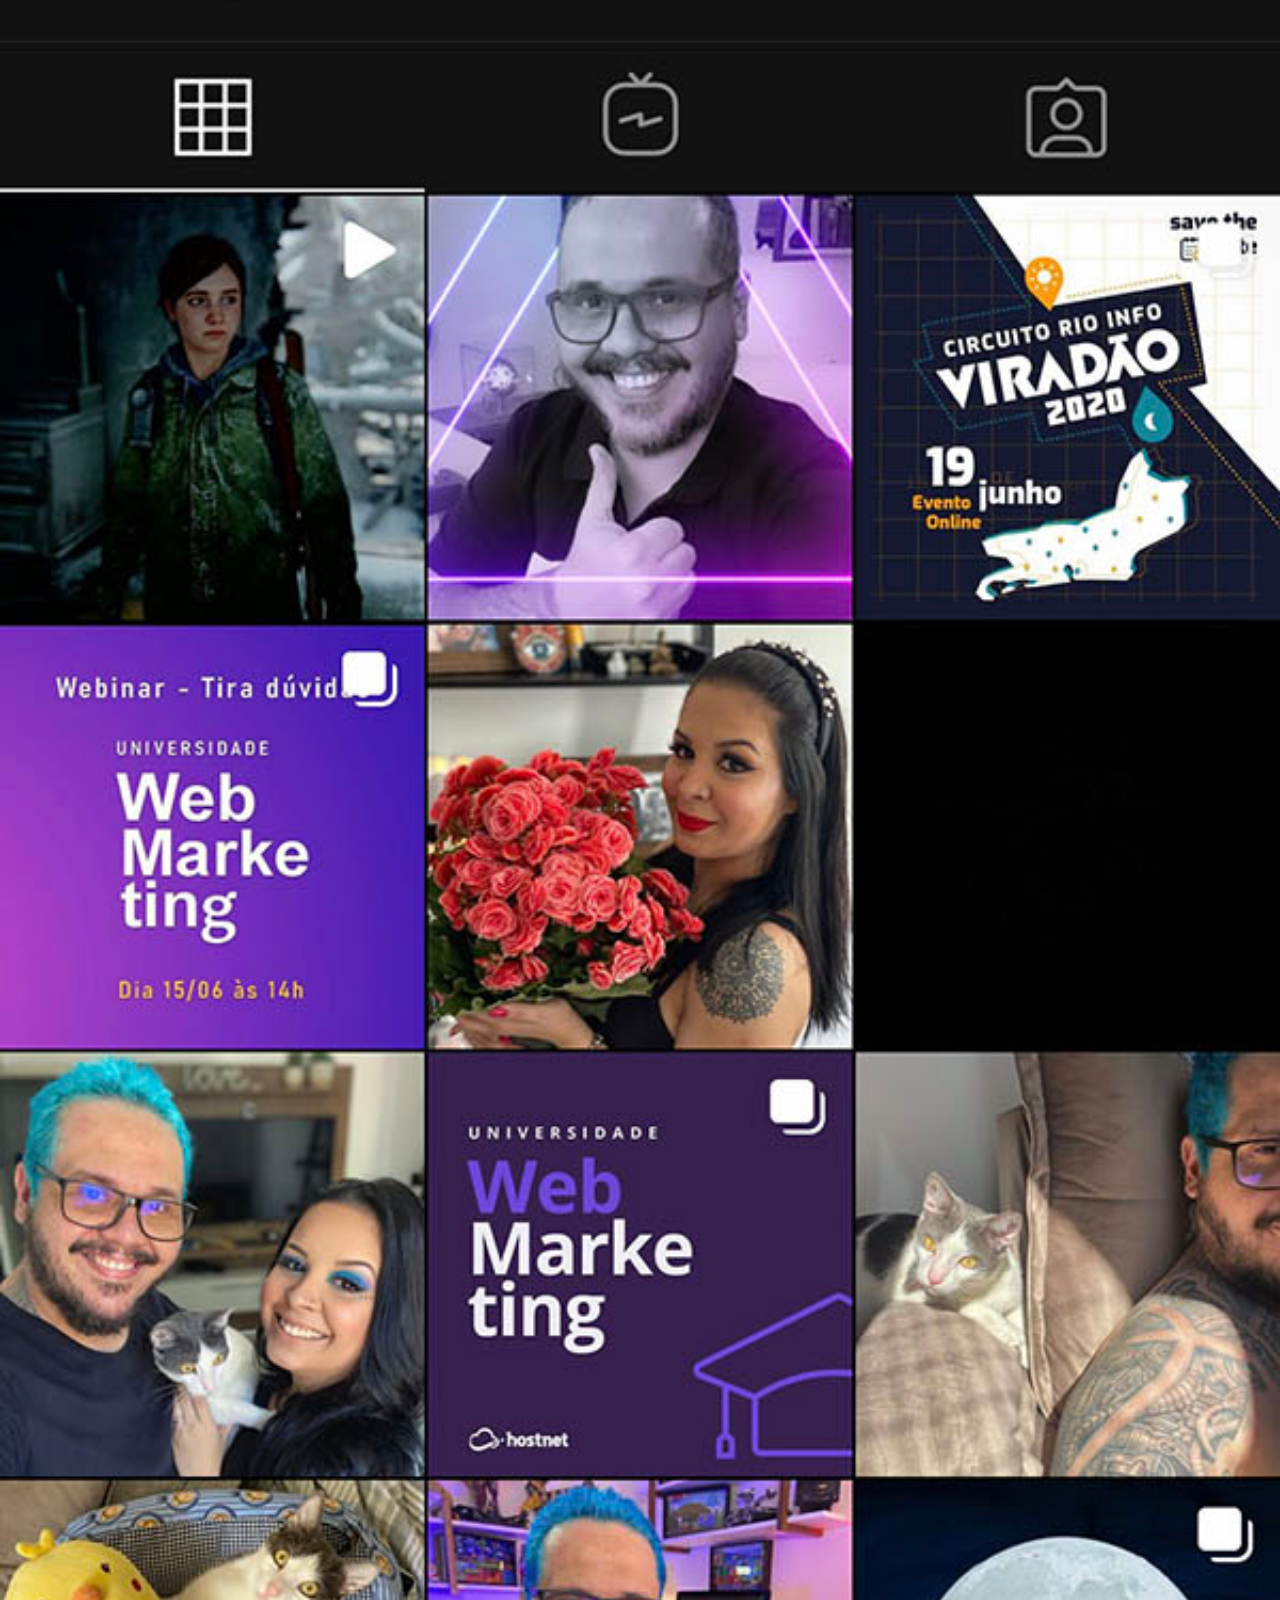
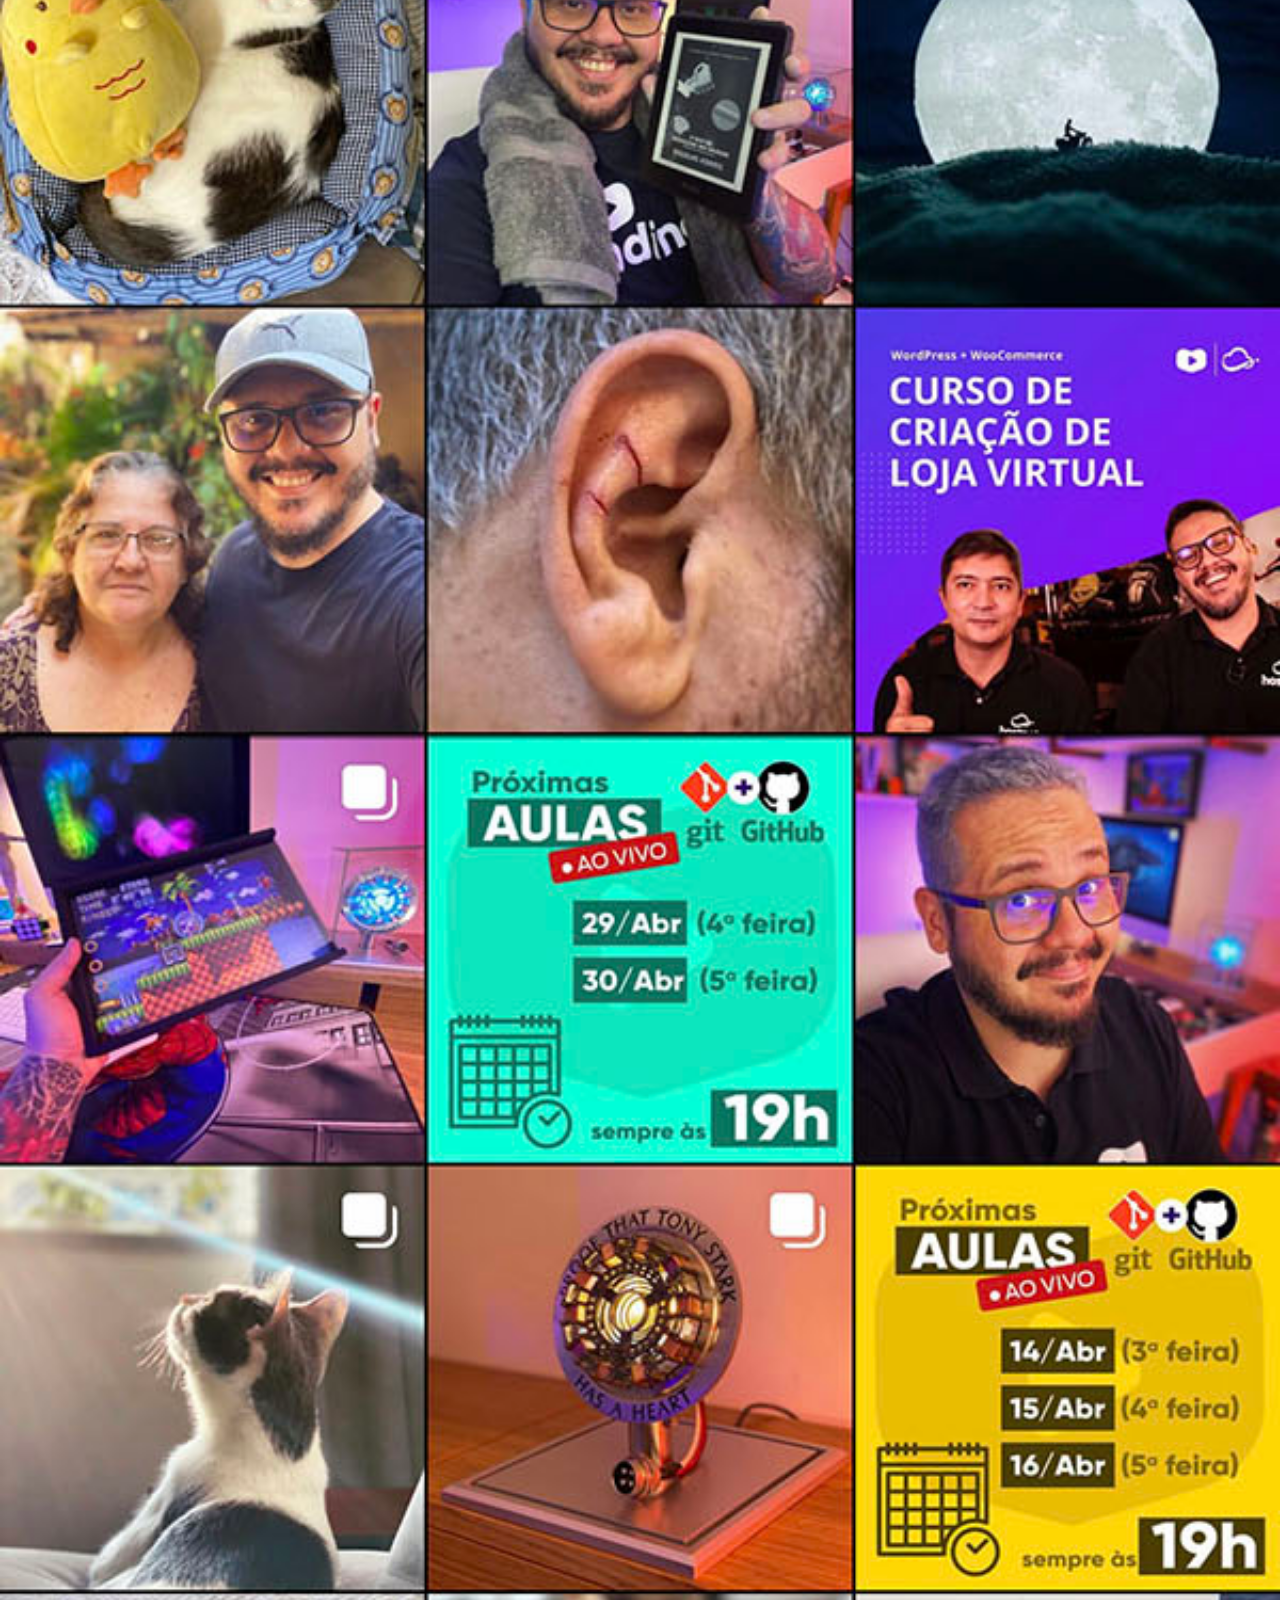
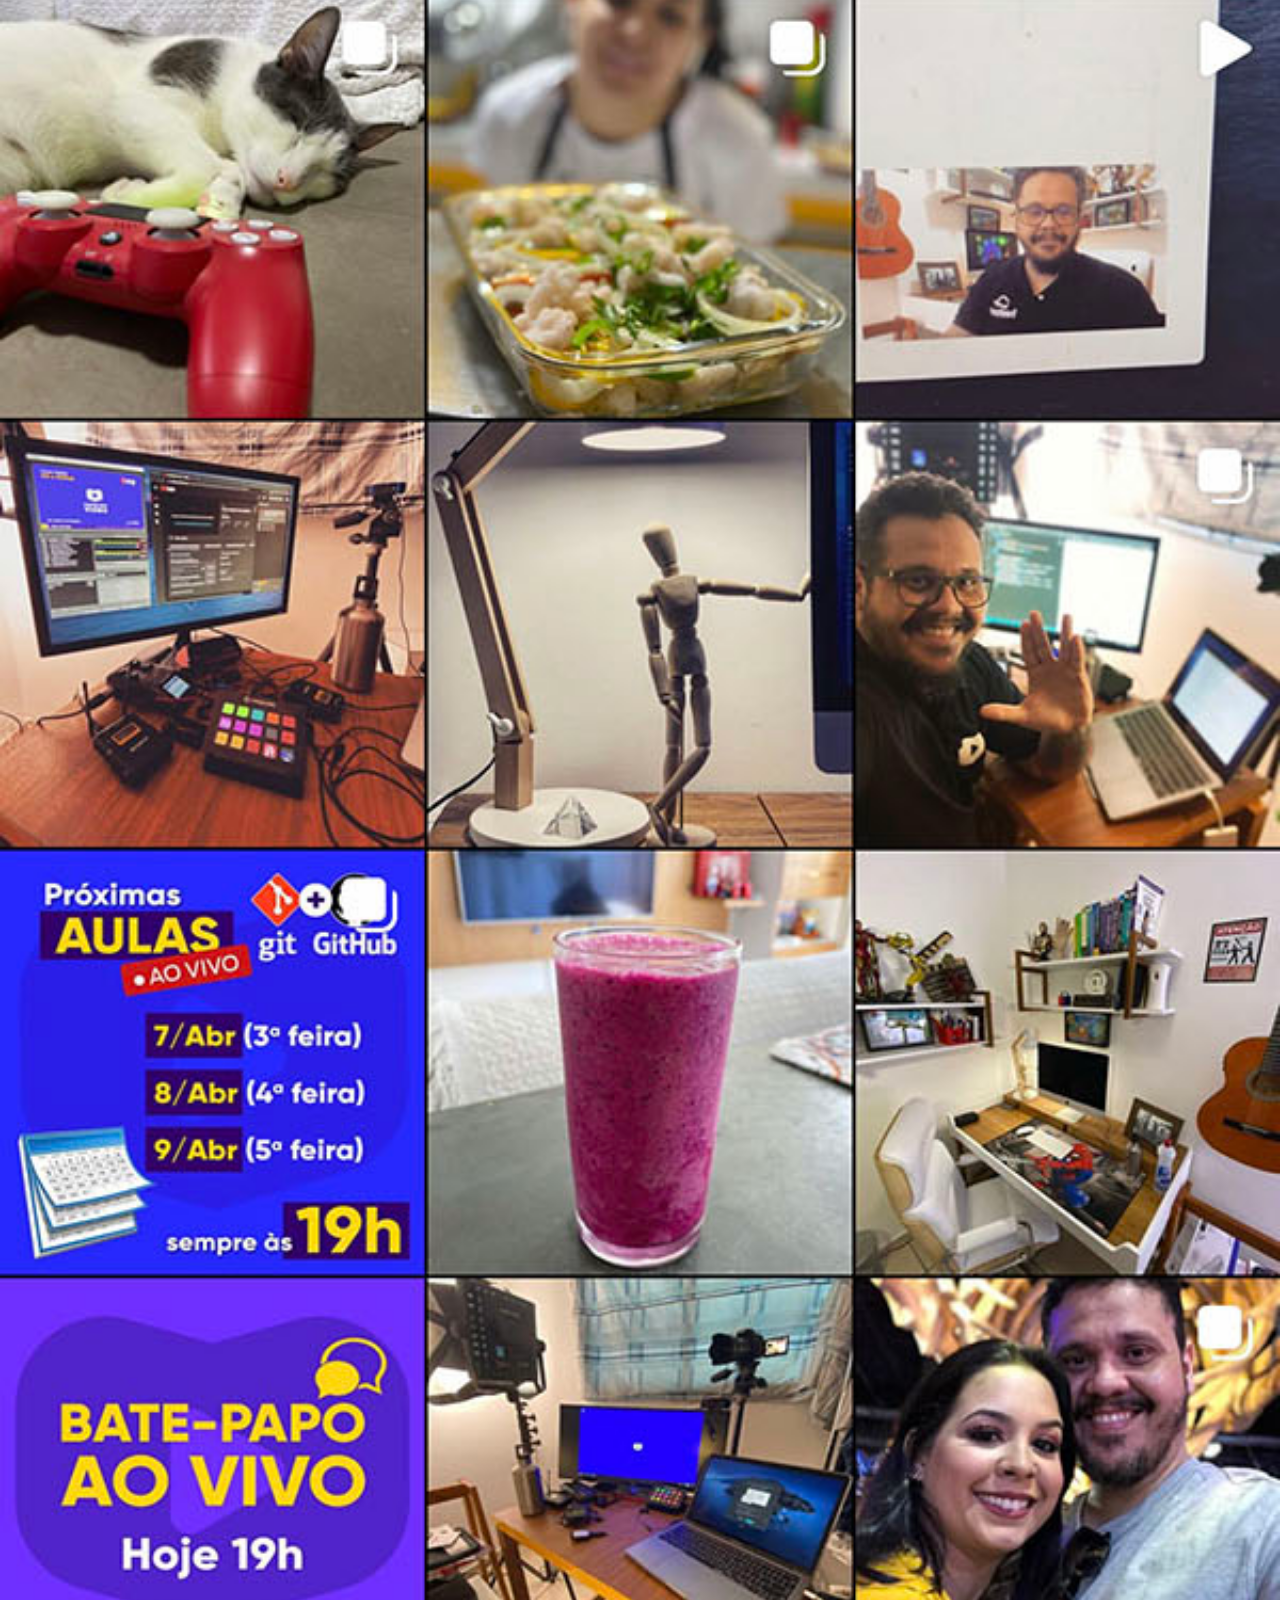
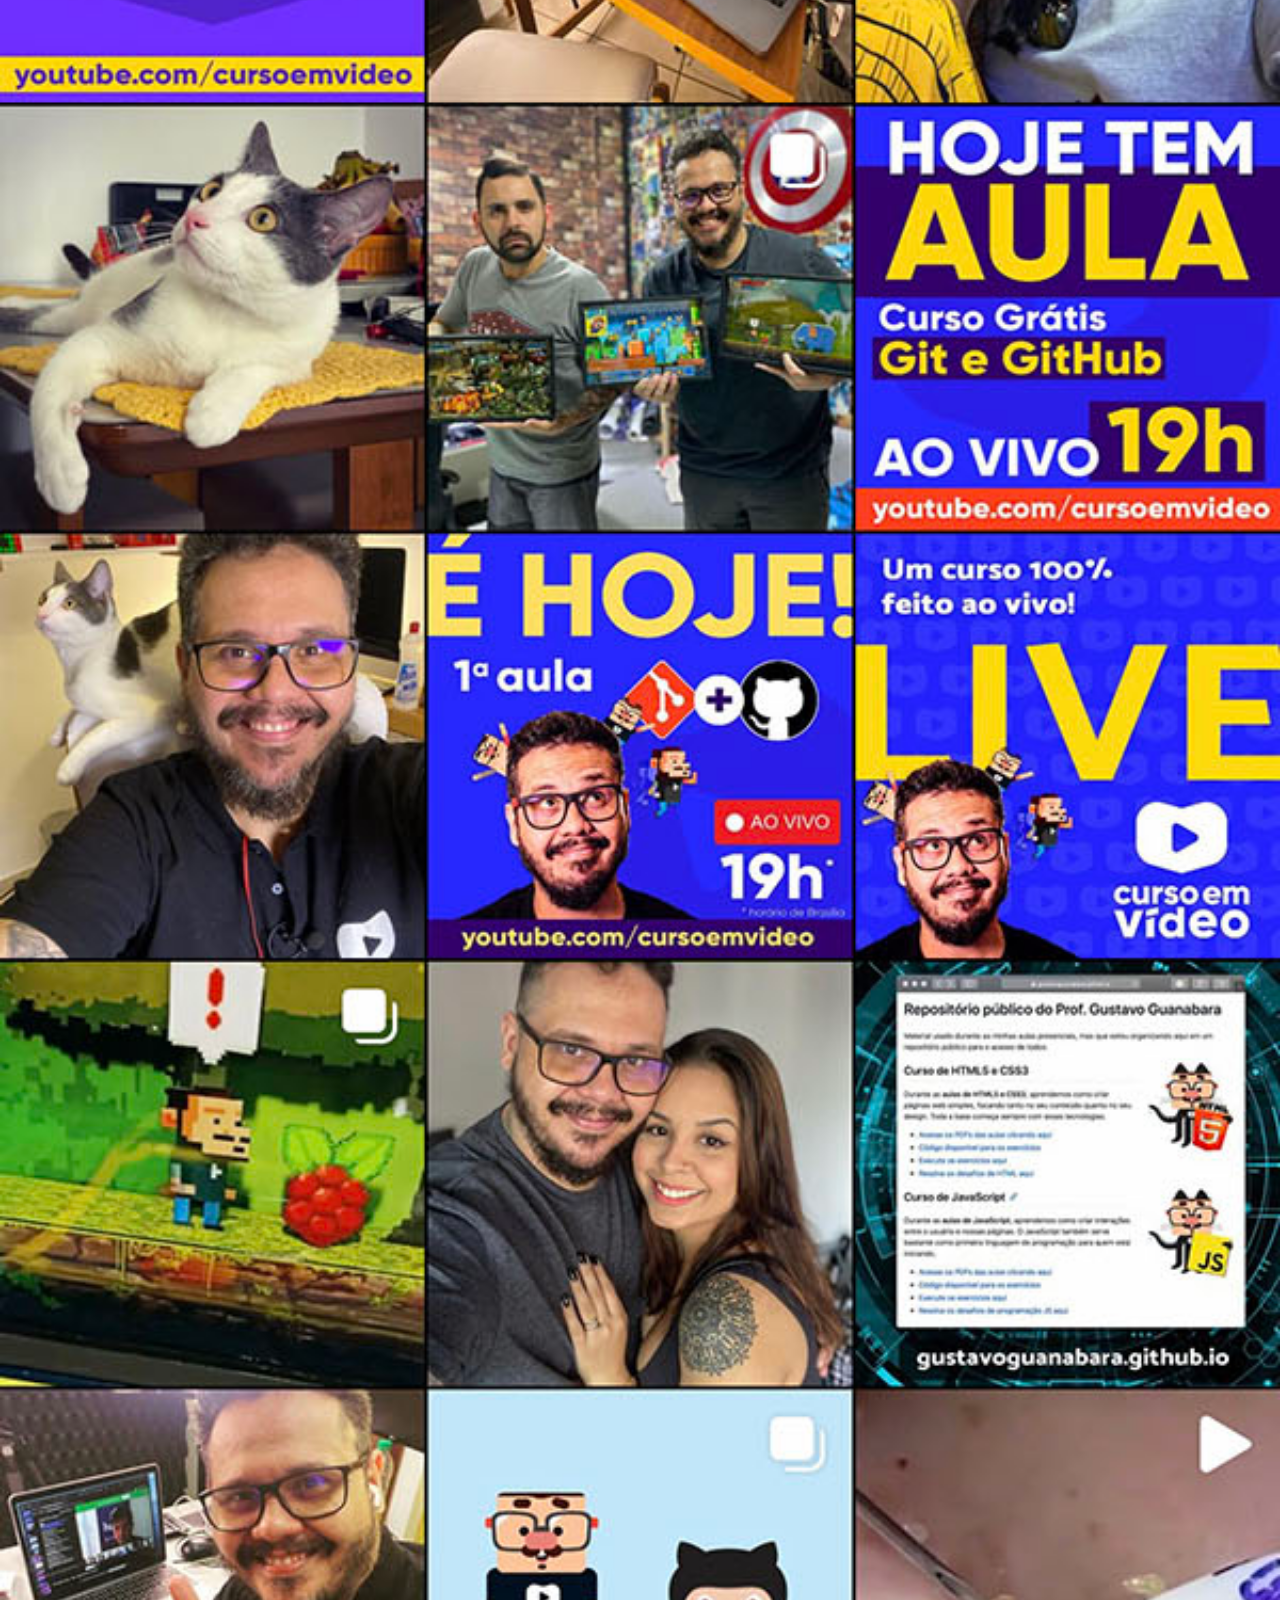
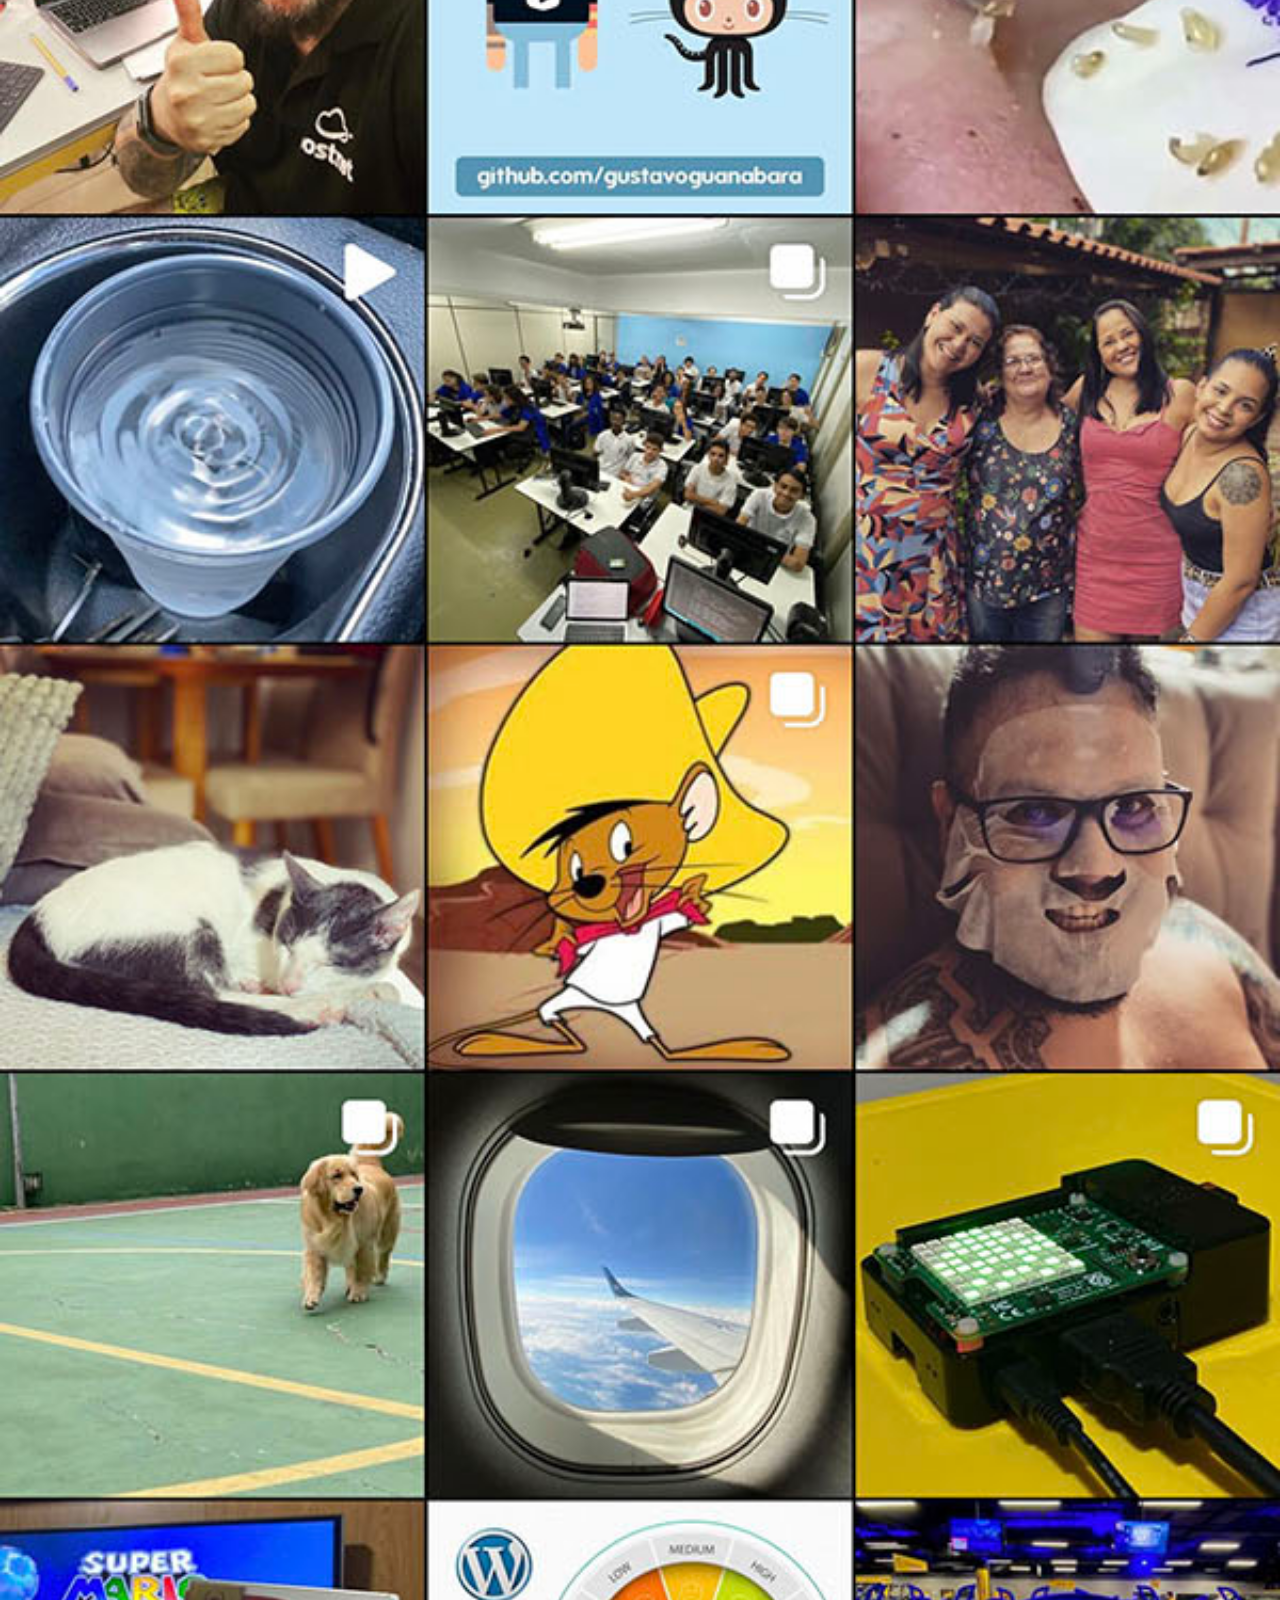
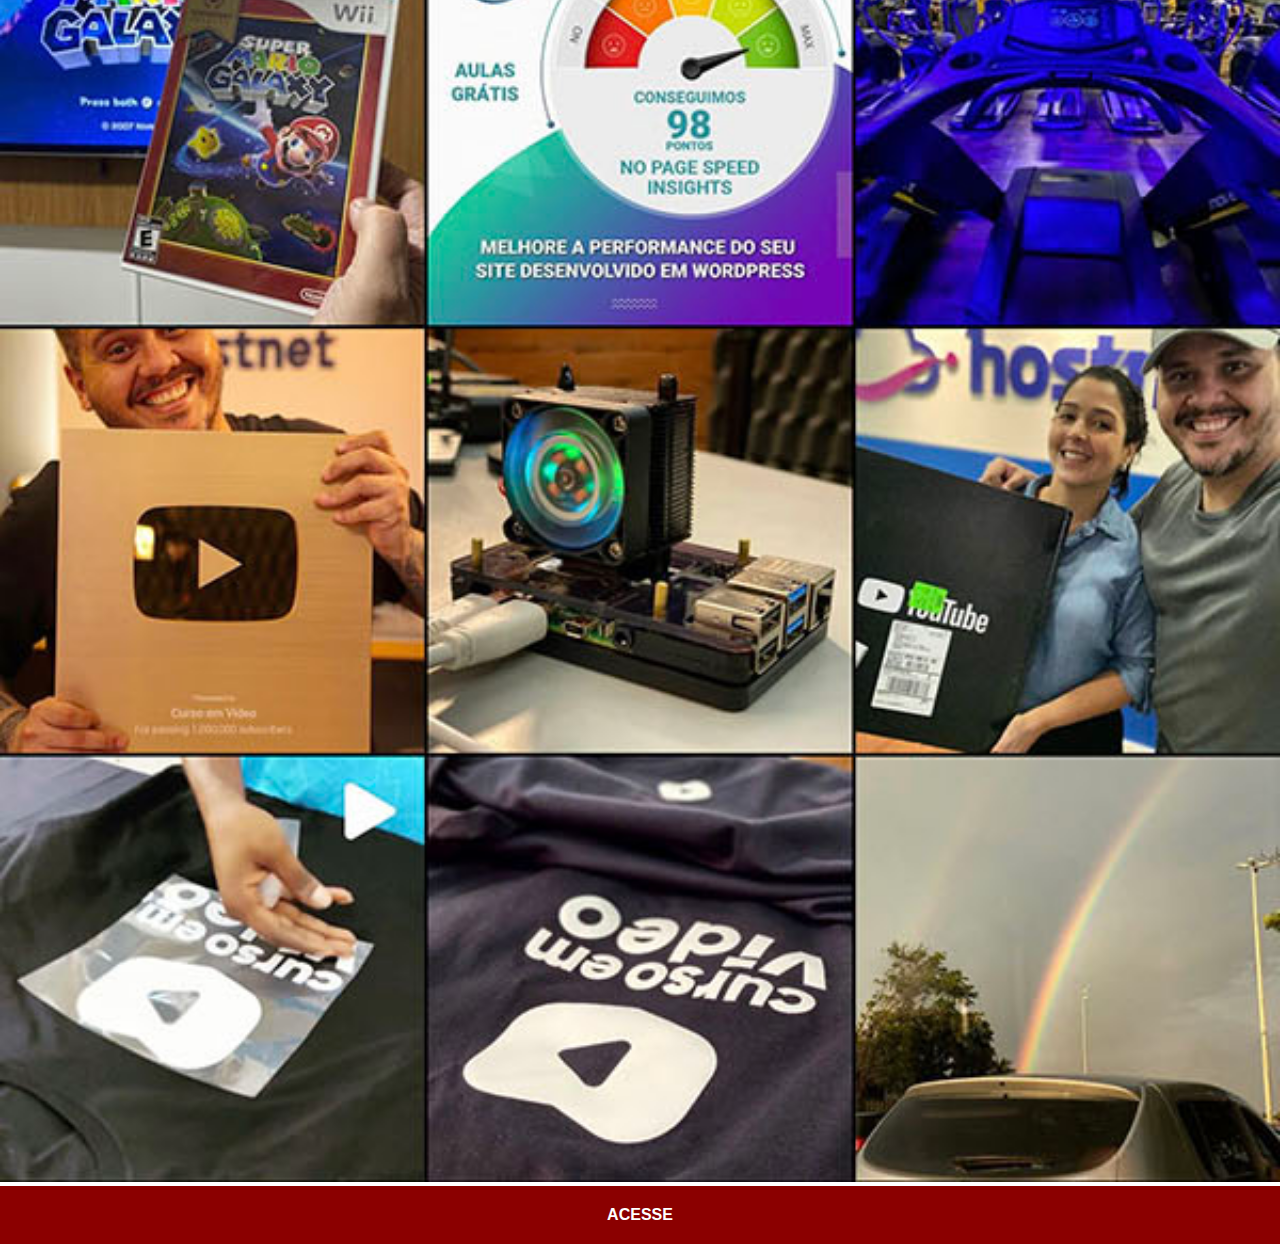
<file: instagram.html>
<!DOCTYPE html>
<html lang="pt-br">
<head>
    <meta charset="UTF-8">
    <meta http-equiv="X-UA-Compatible" content="IE=edge">
    <meta name="viewport" content="width=device-width, initial-scale=1.0">
    <title>YouTube</title>
    <link rel="stylesheet" href="estilos/social.css">
</head>
<body>
    <img src="imagens/tela-instagram.jpg" alt="Instagram">
    <a href="https://www.instagram.com/gustavoguanabara/" target="_blank"> ACESSE</a>
</body>
</html>
</file>
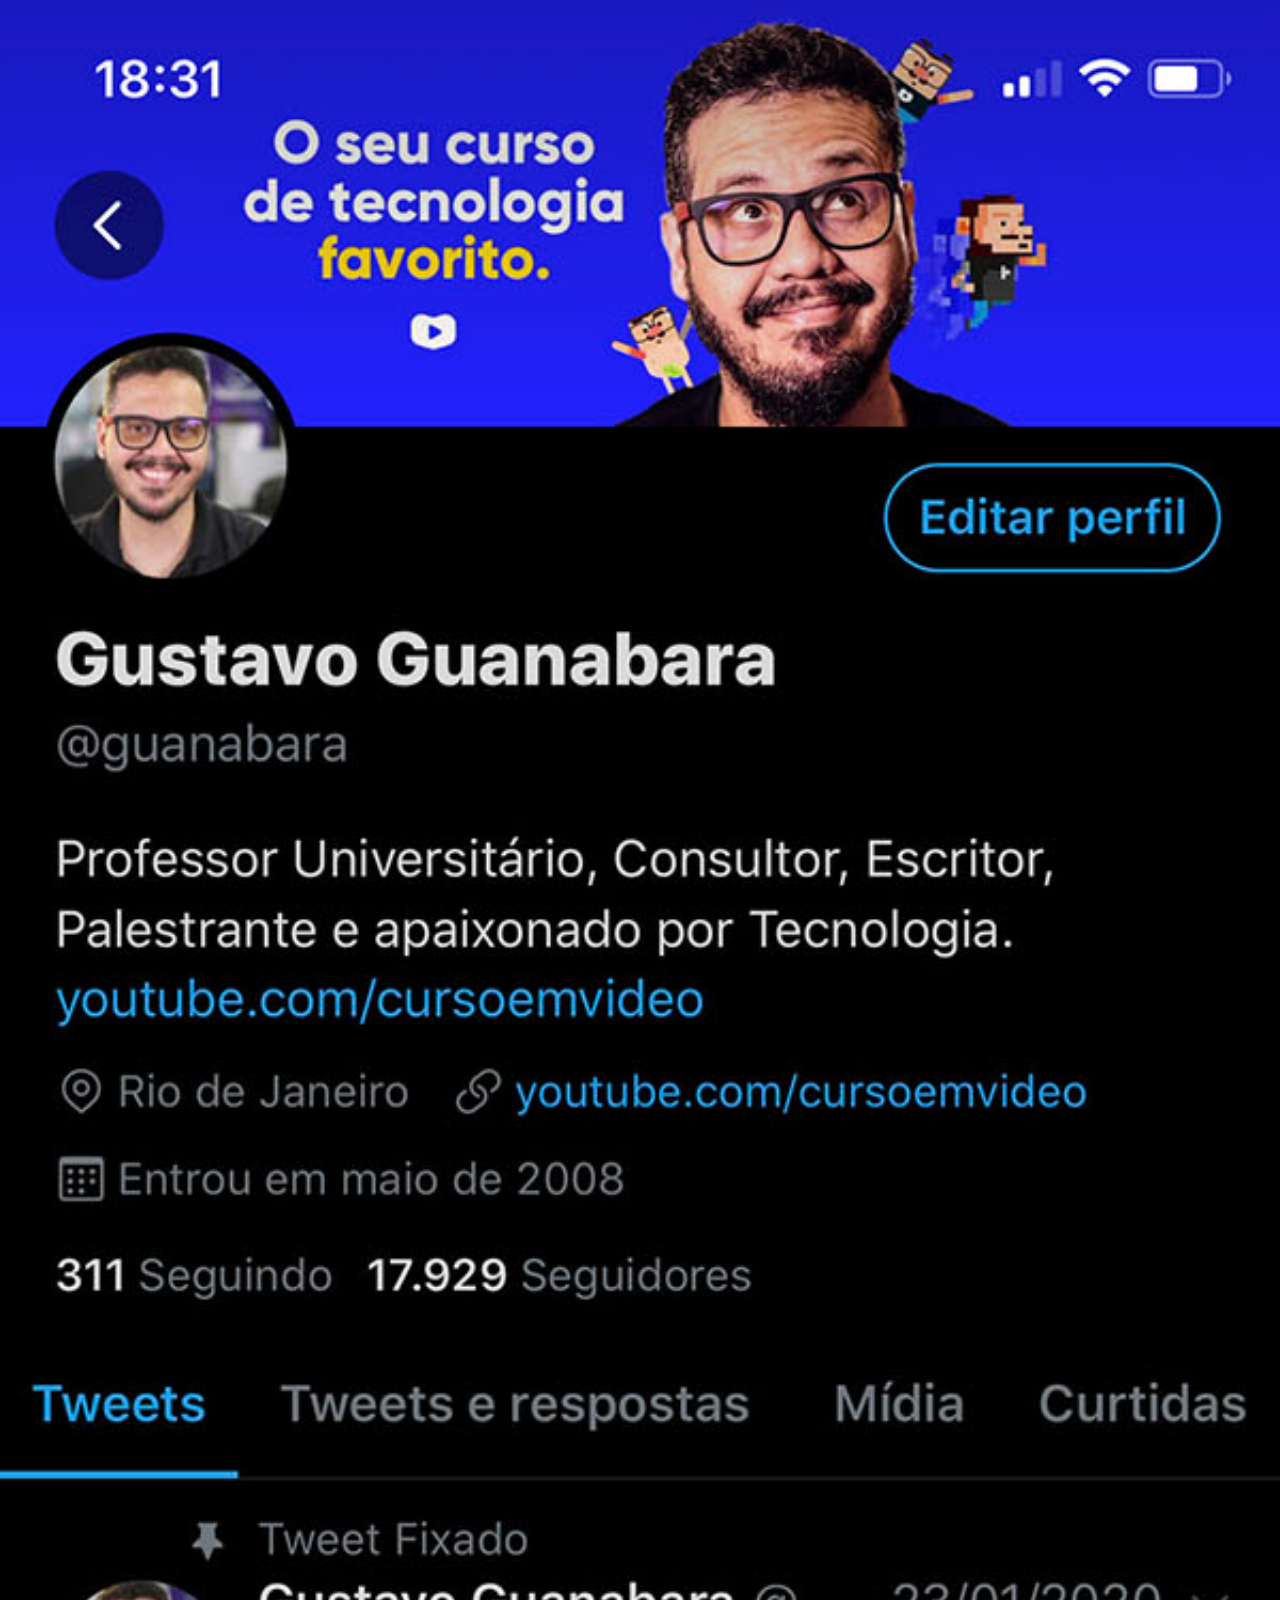
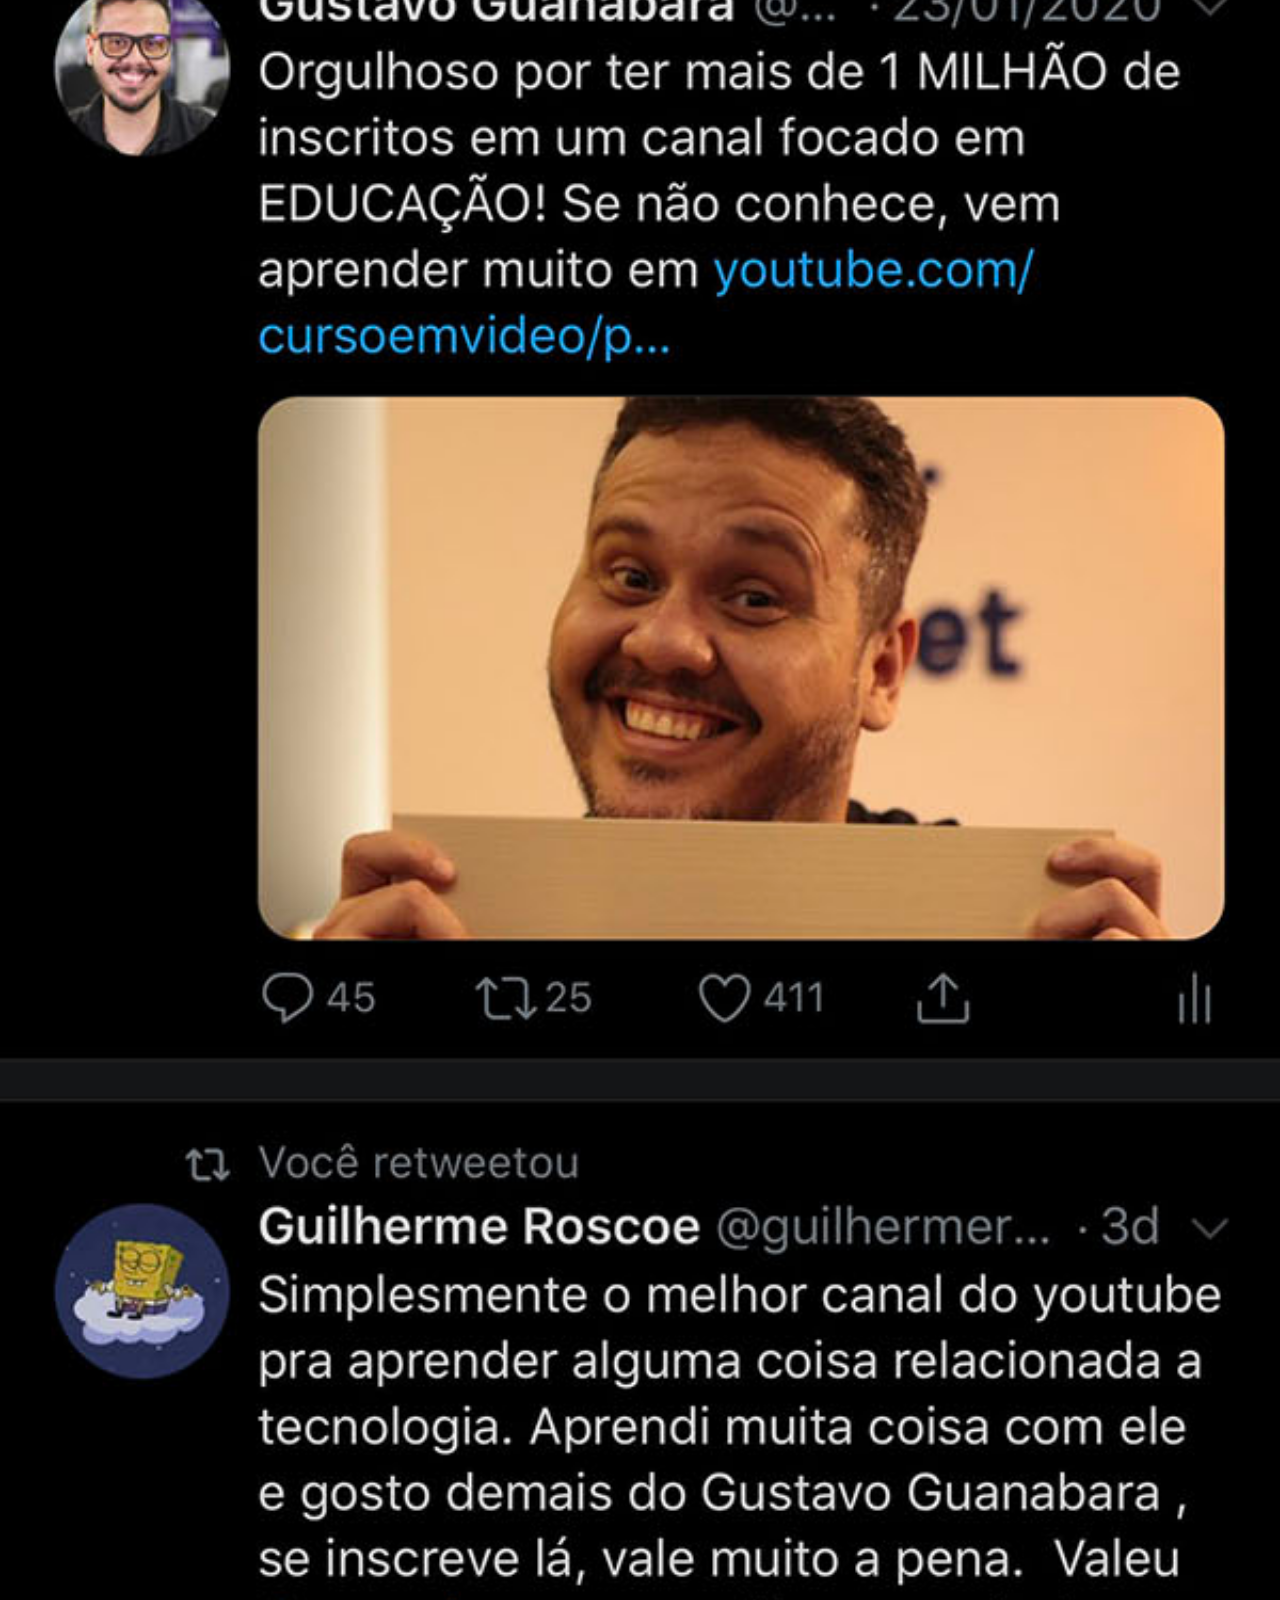
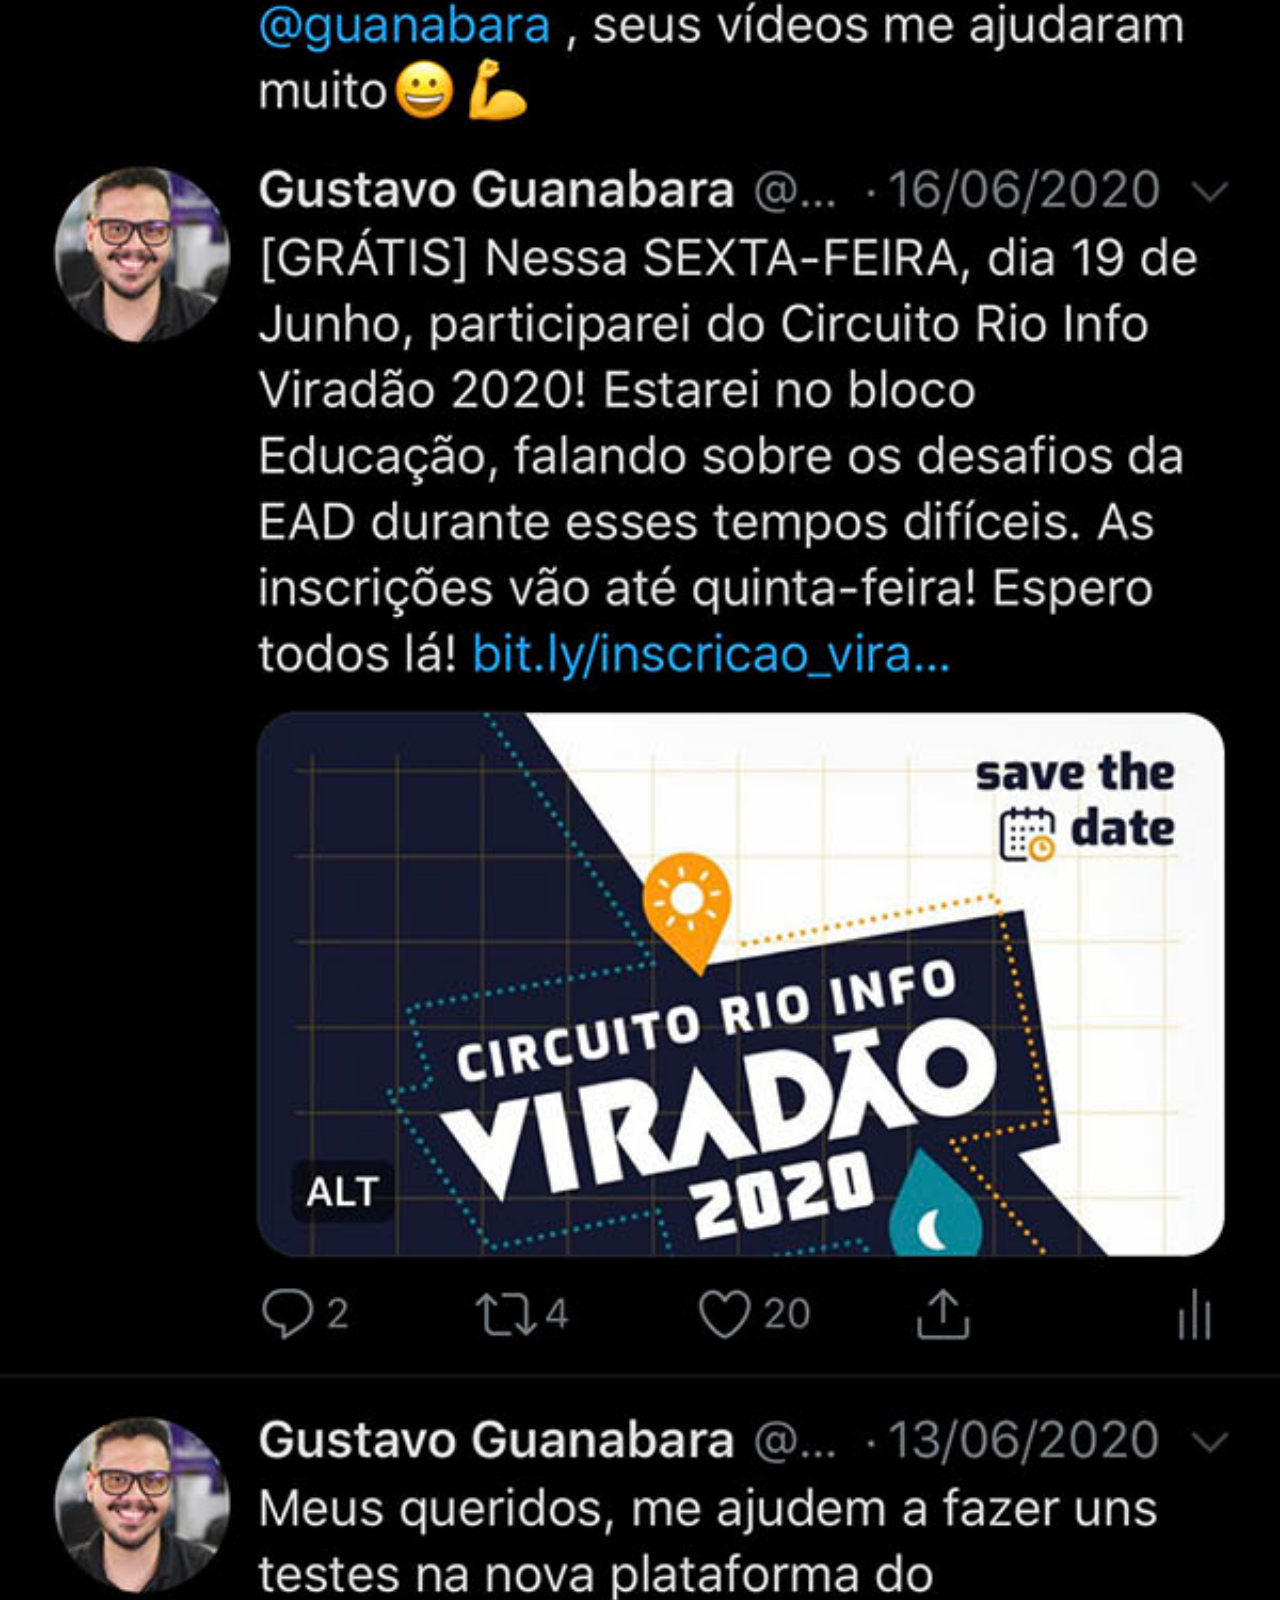
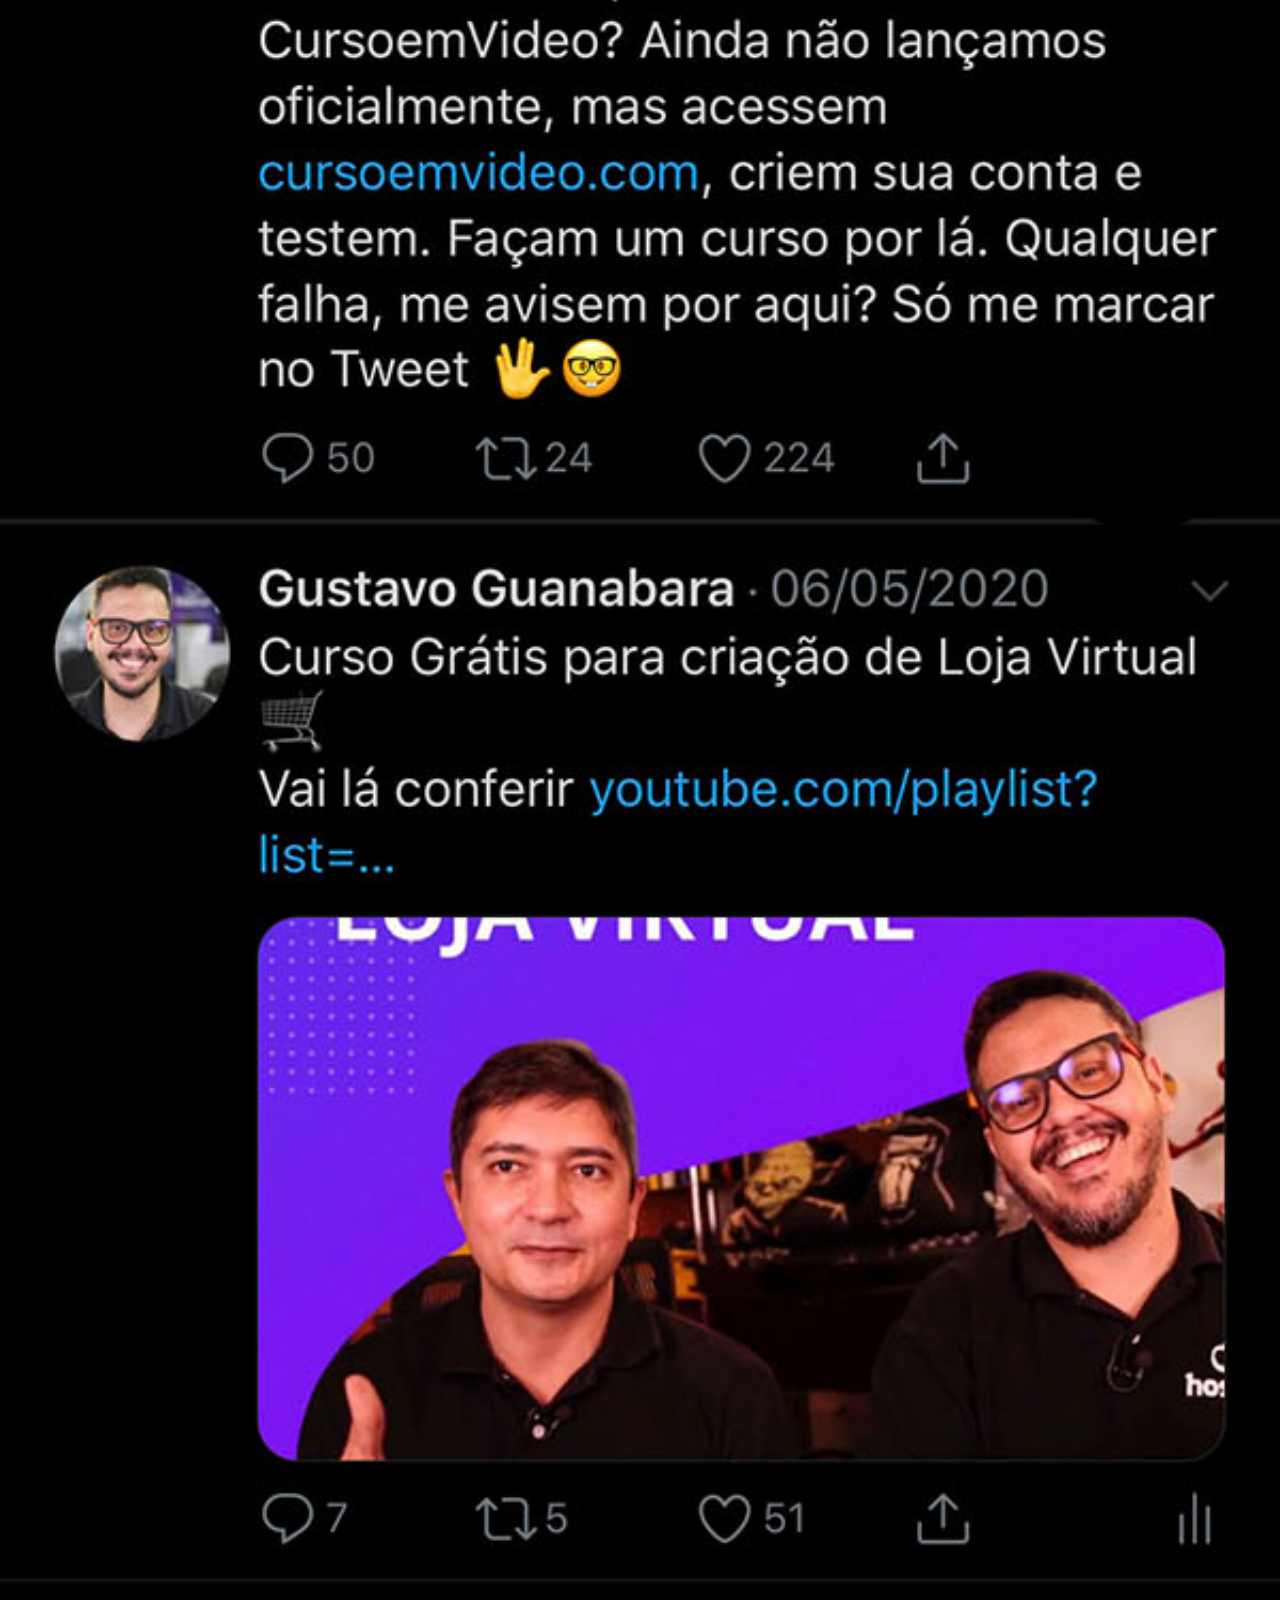
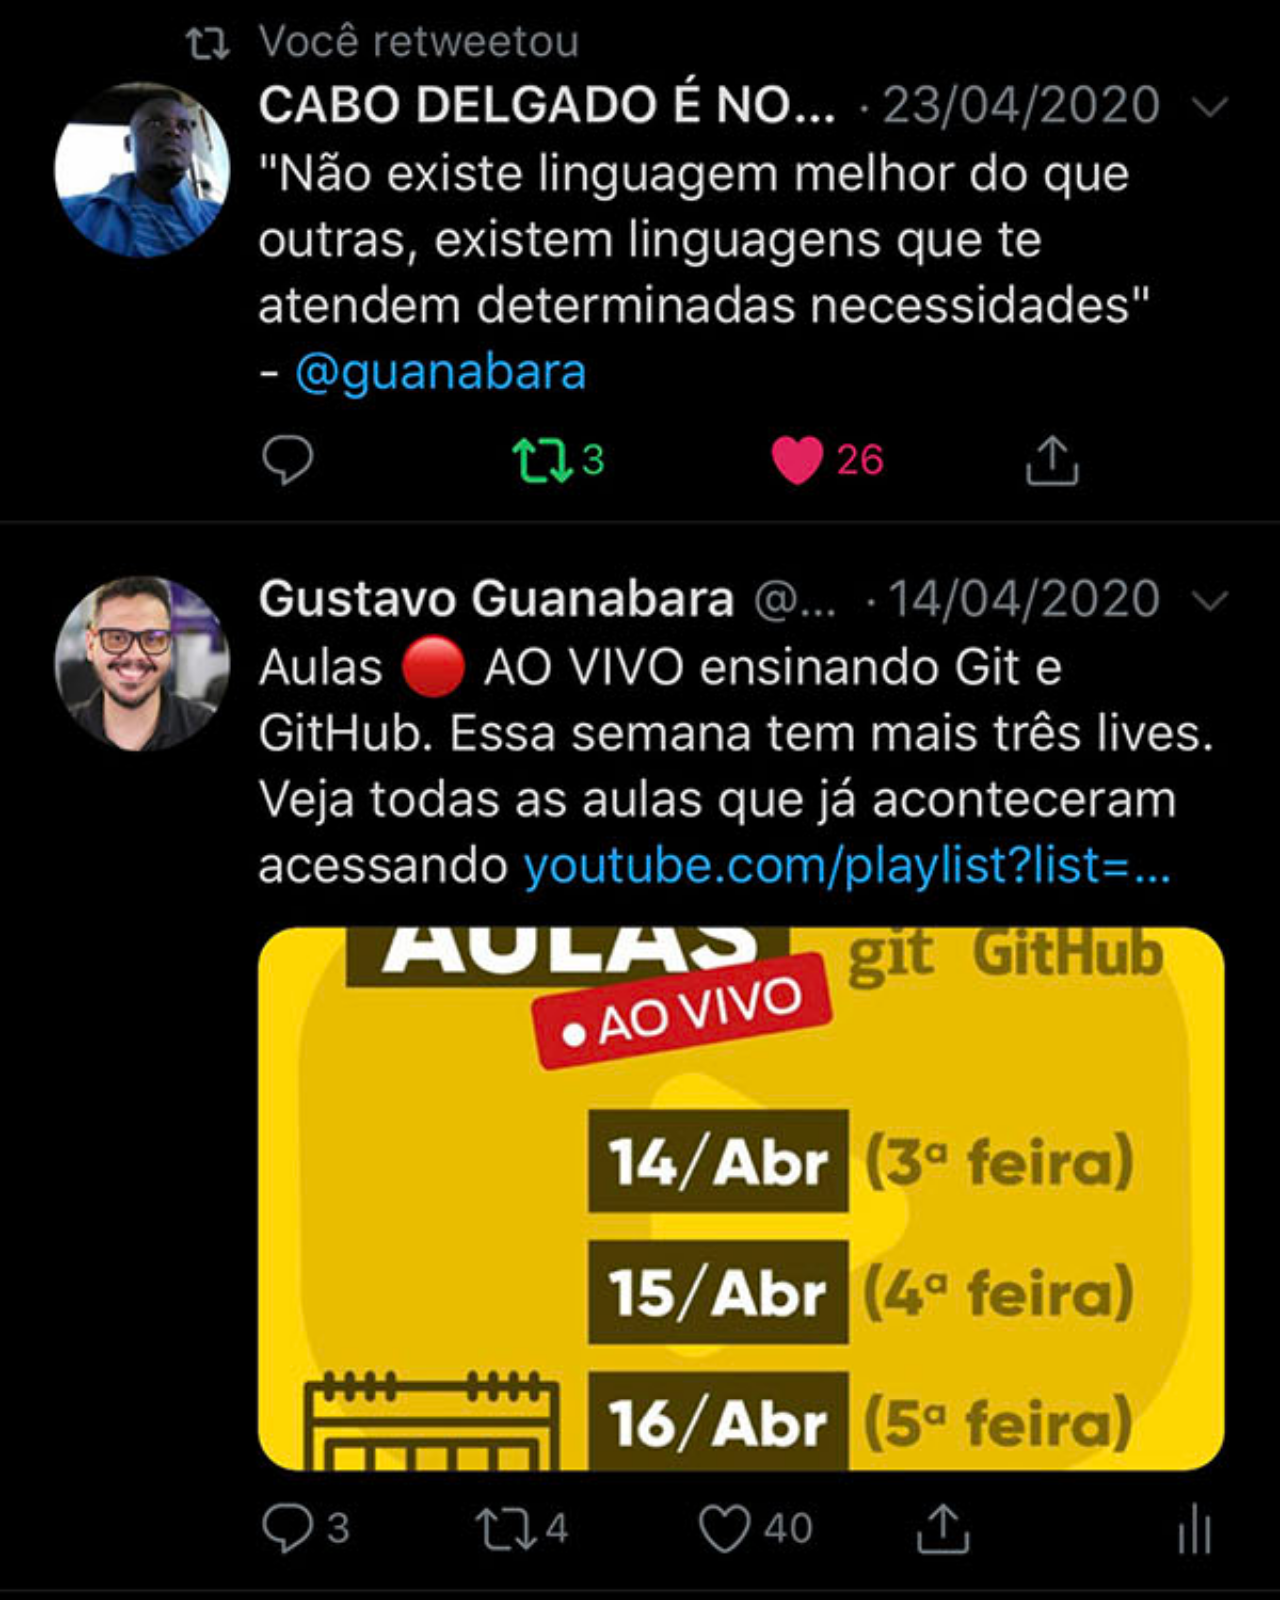
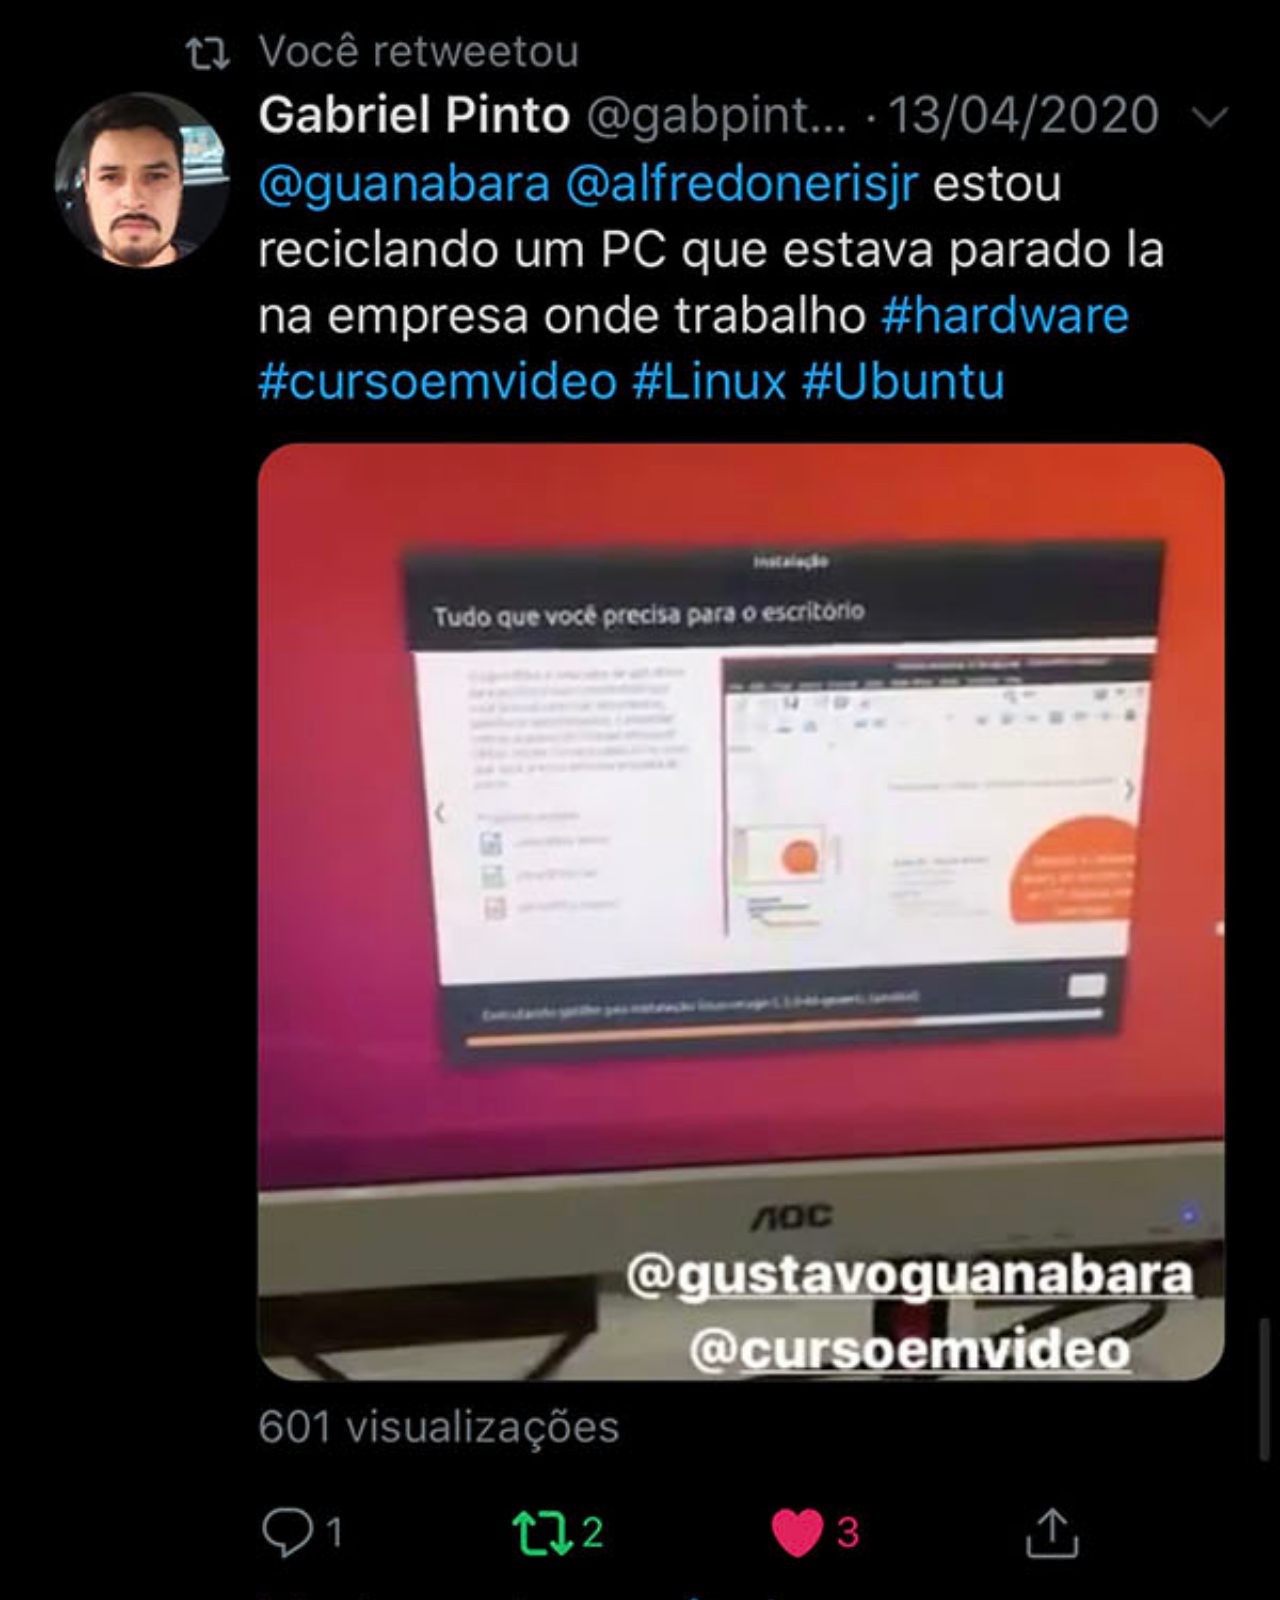
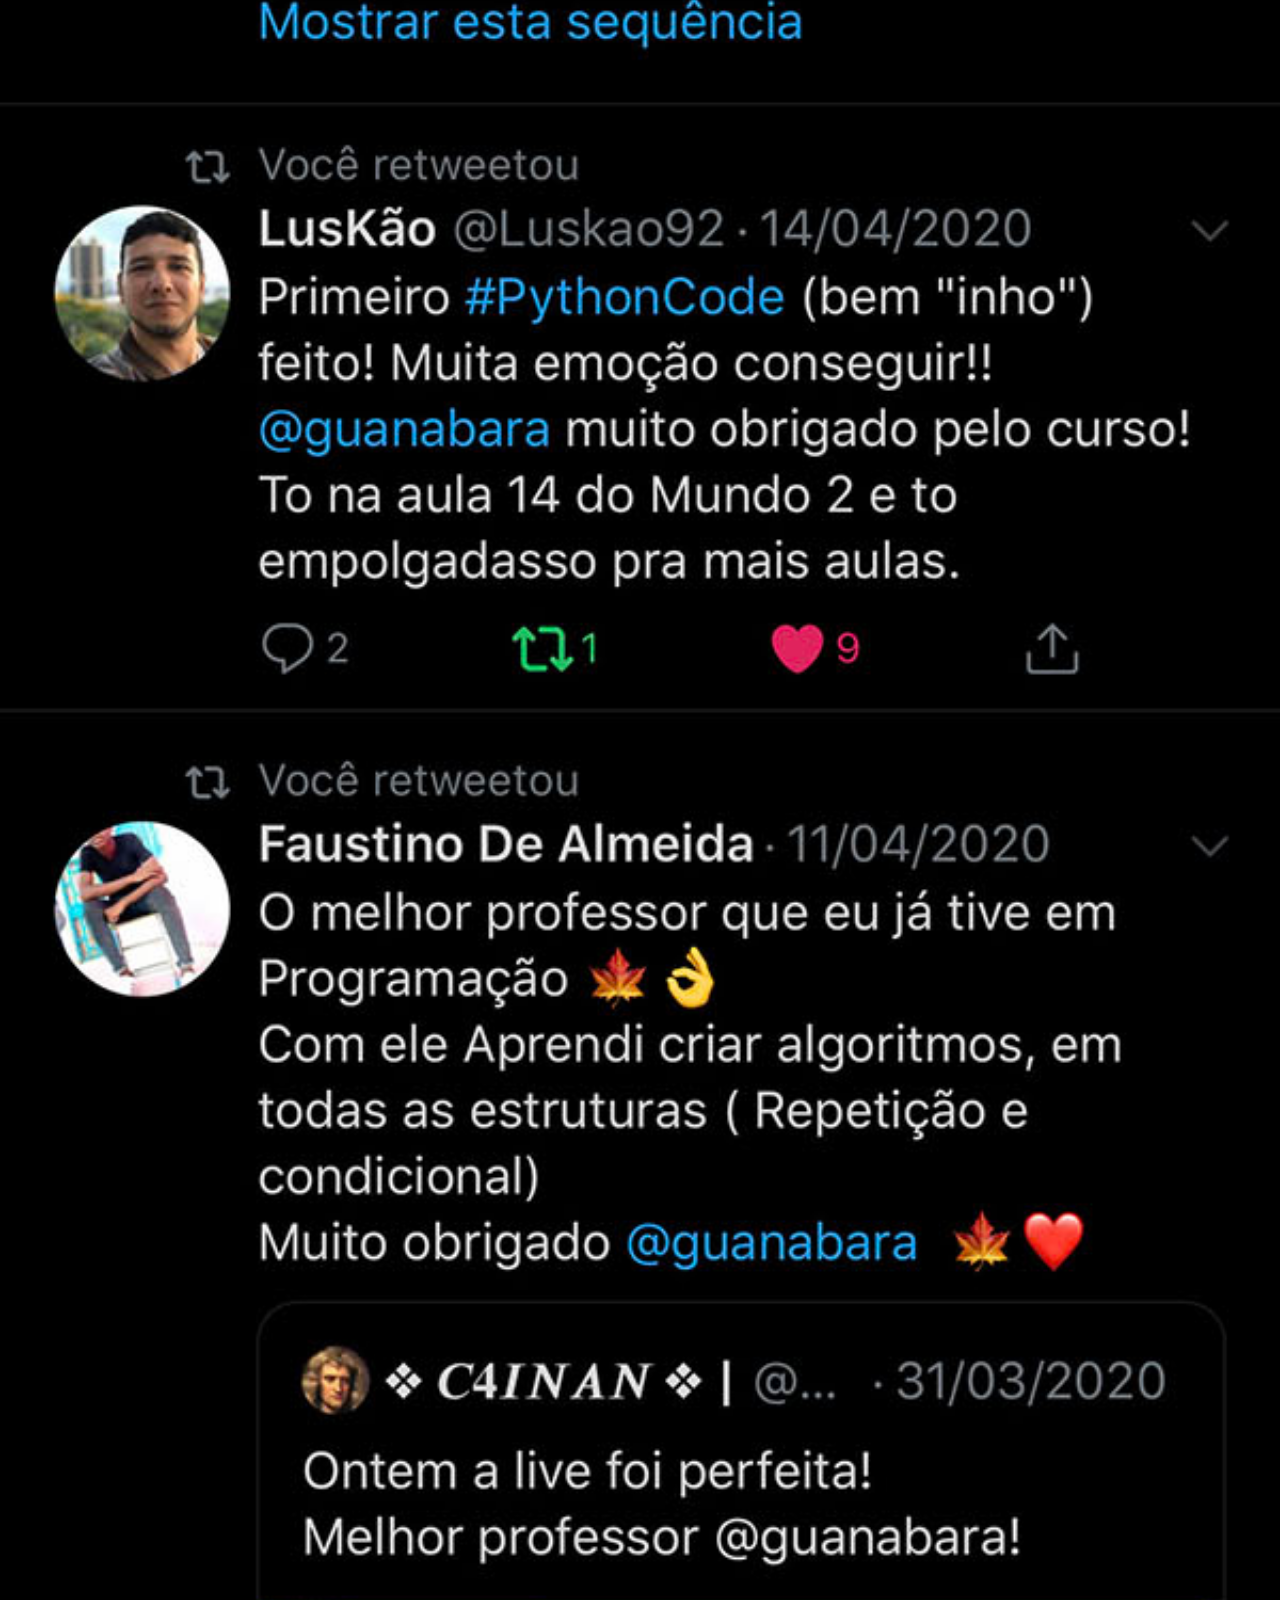
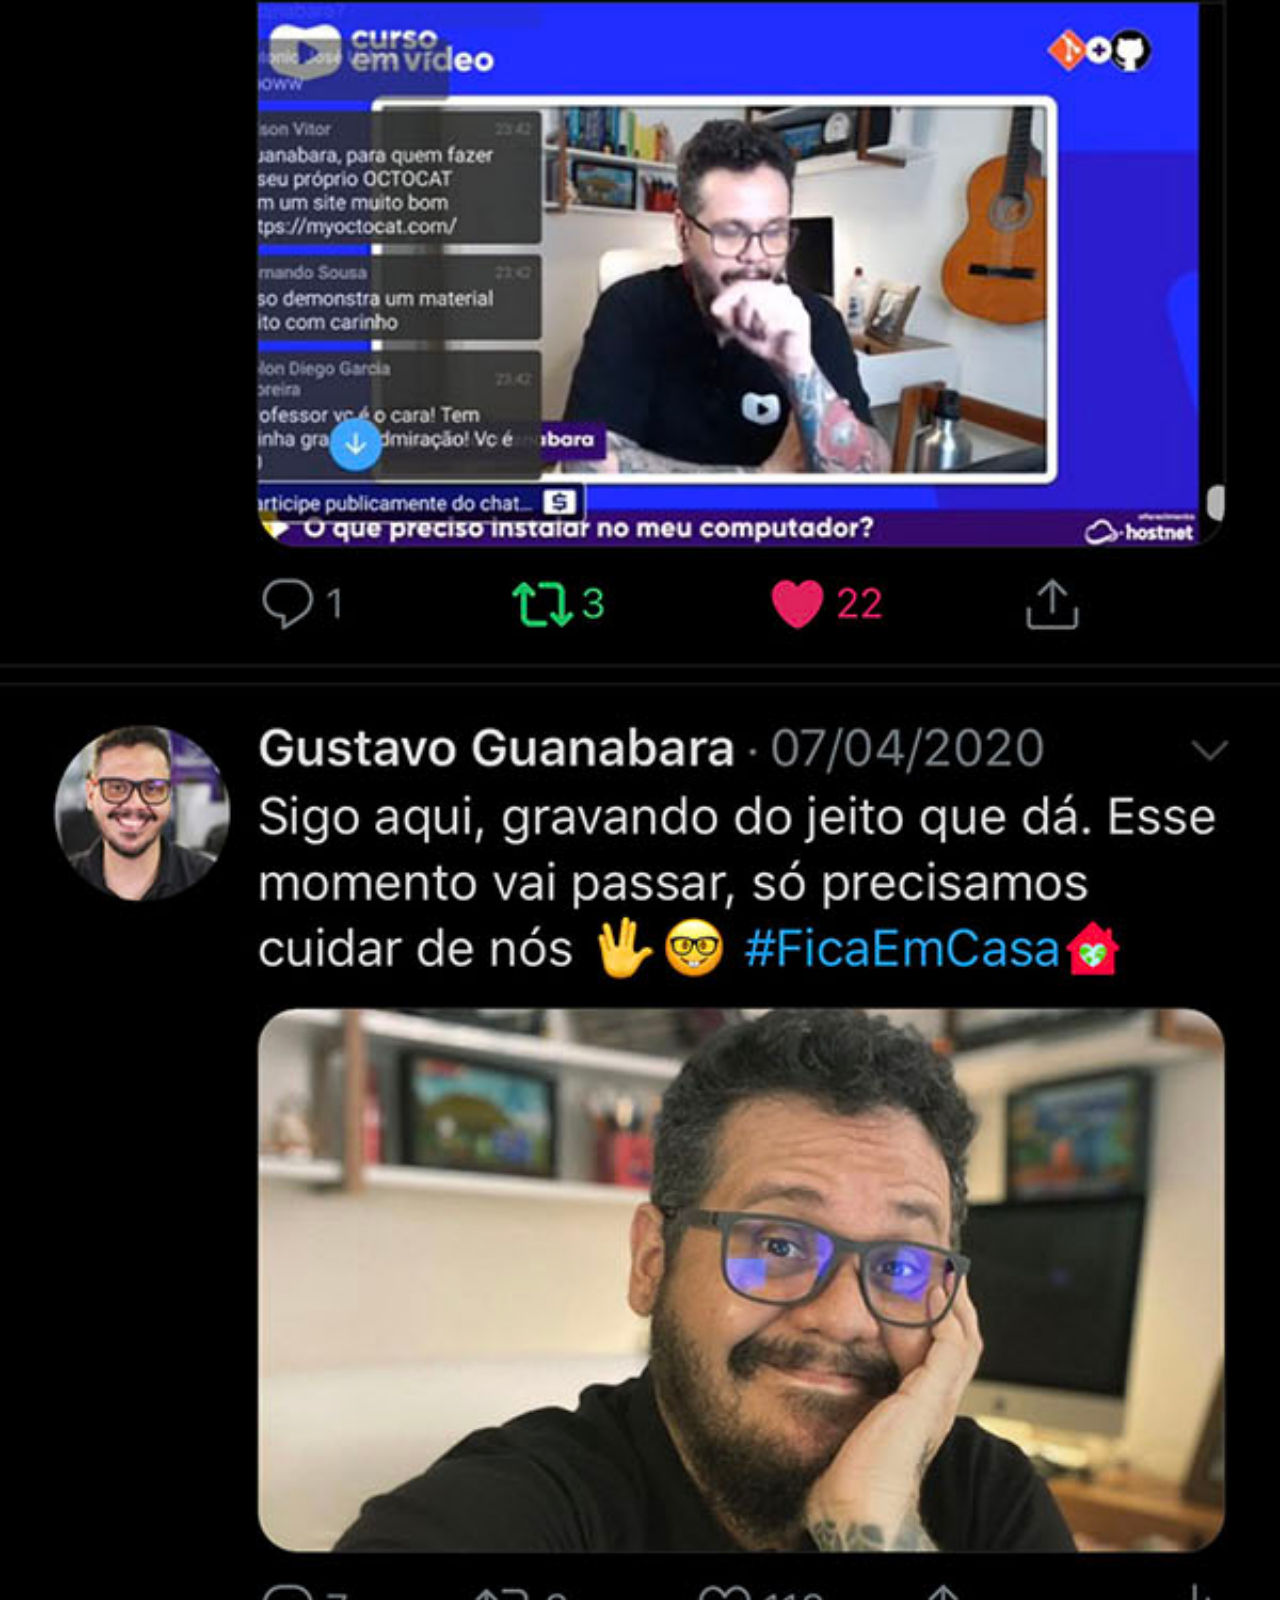
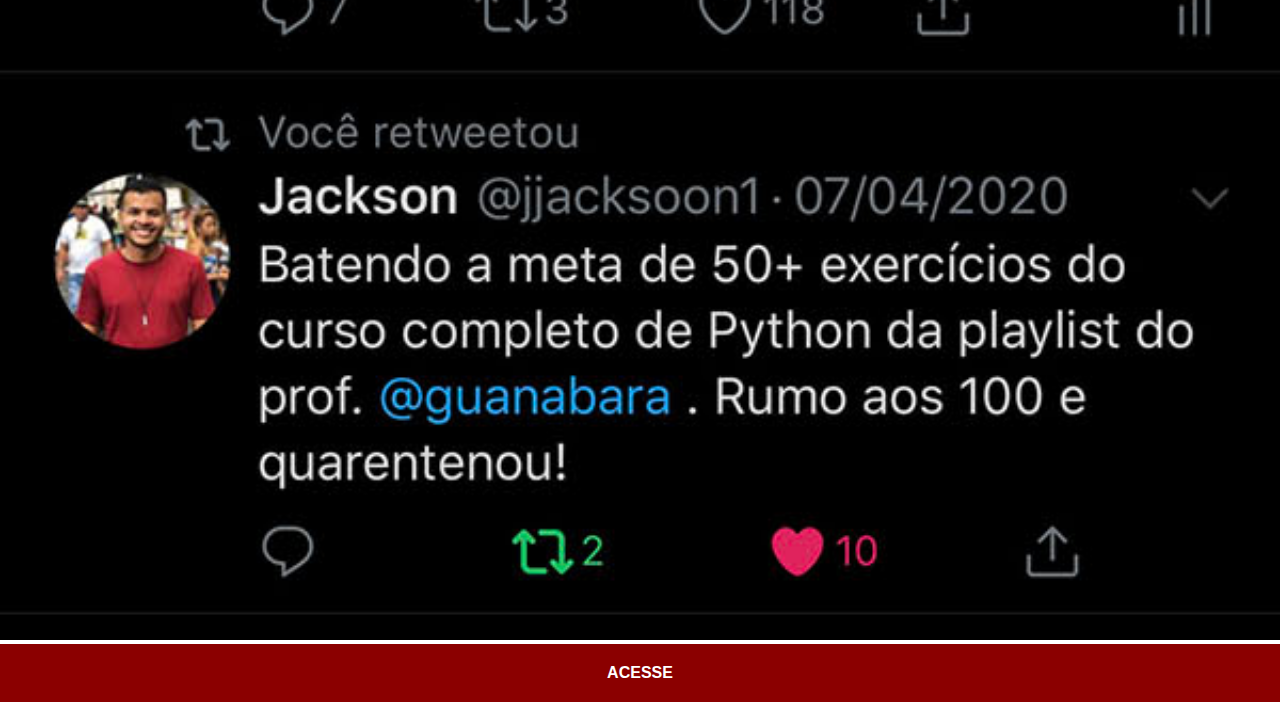
<file: twitter.html>
<!DOCTYPE html>
<html lang="pt-br">
<head>
    <meta charset="UTF-8">
    <meta http-equiv="X-UA-Compatible" content="IE=edge">
    <meta name="viewport" content="width=device-width, initial-scale=1.0">
    <title>YouTube</title>
    <link rel="stylesheet" href="estilos/social.css">
</head>
<body>
    <img src="imagens/tela-twitter.jpg" alt="Twitter">
    <a href="https://twitter.com/guanabara" target="_blank"> ACESSE</a>
</body>
</html>
</file>
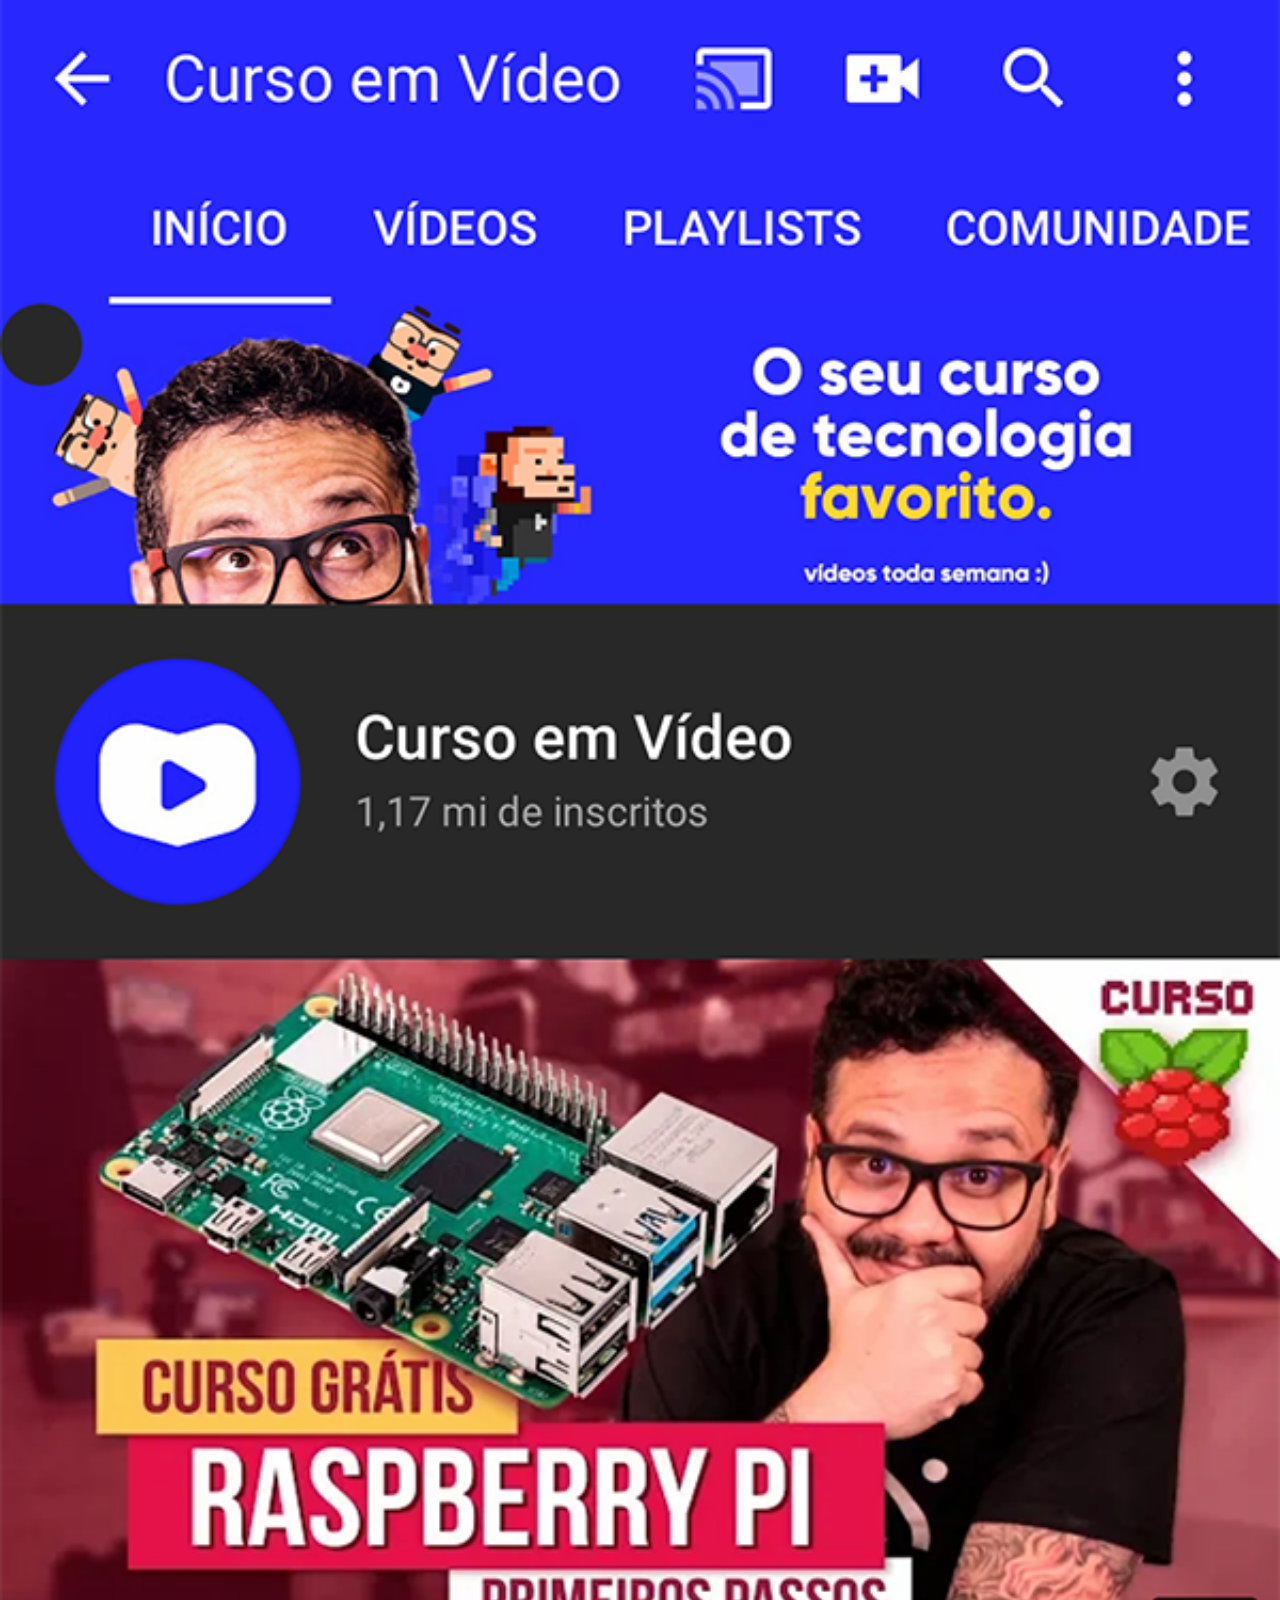
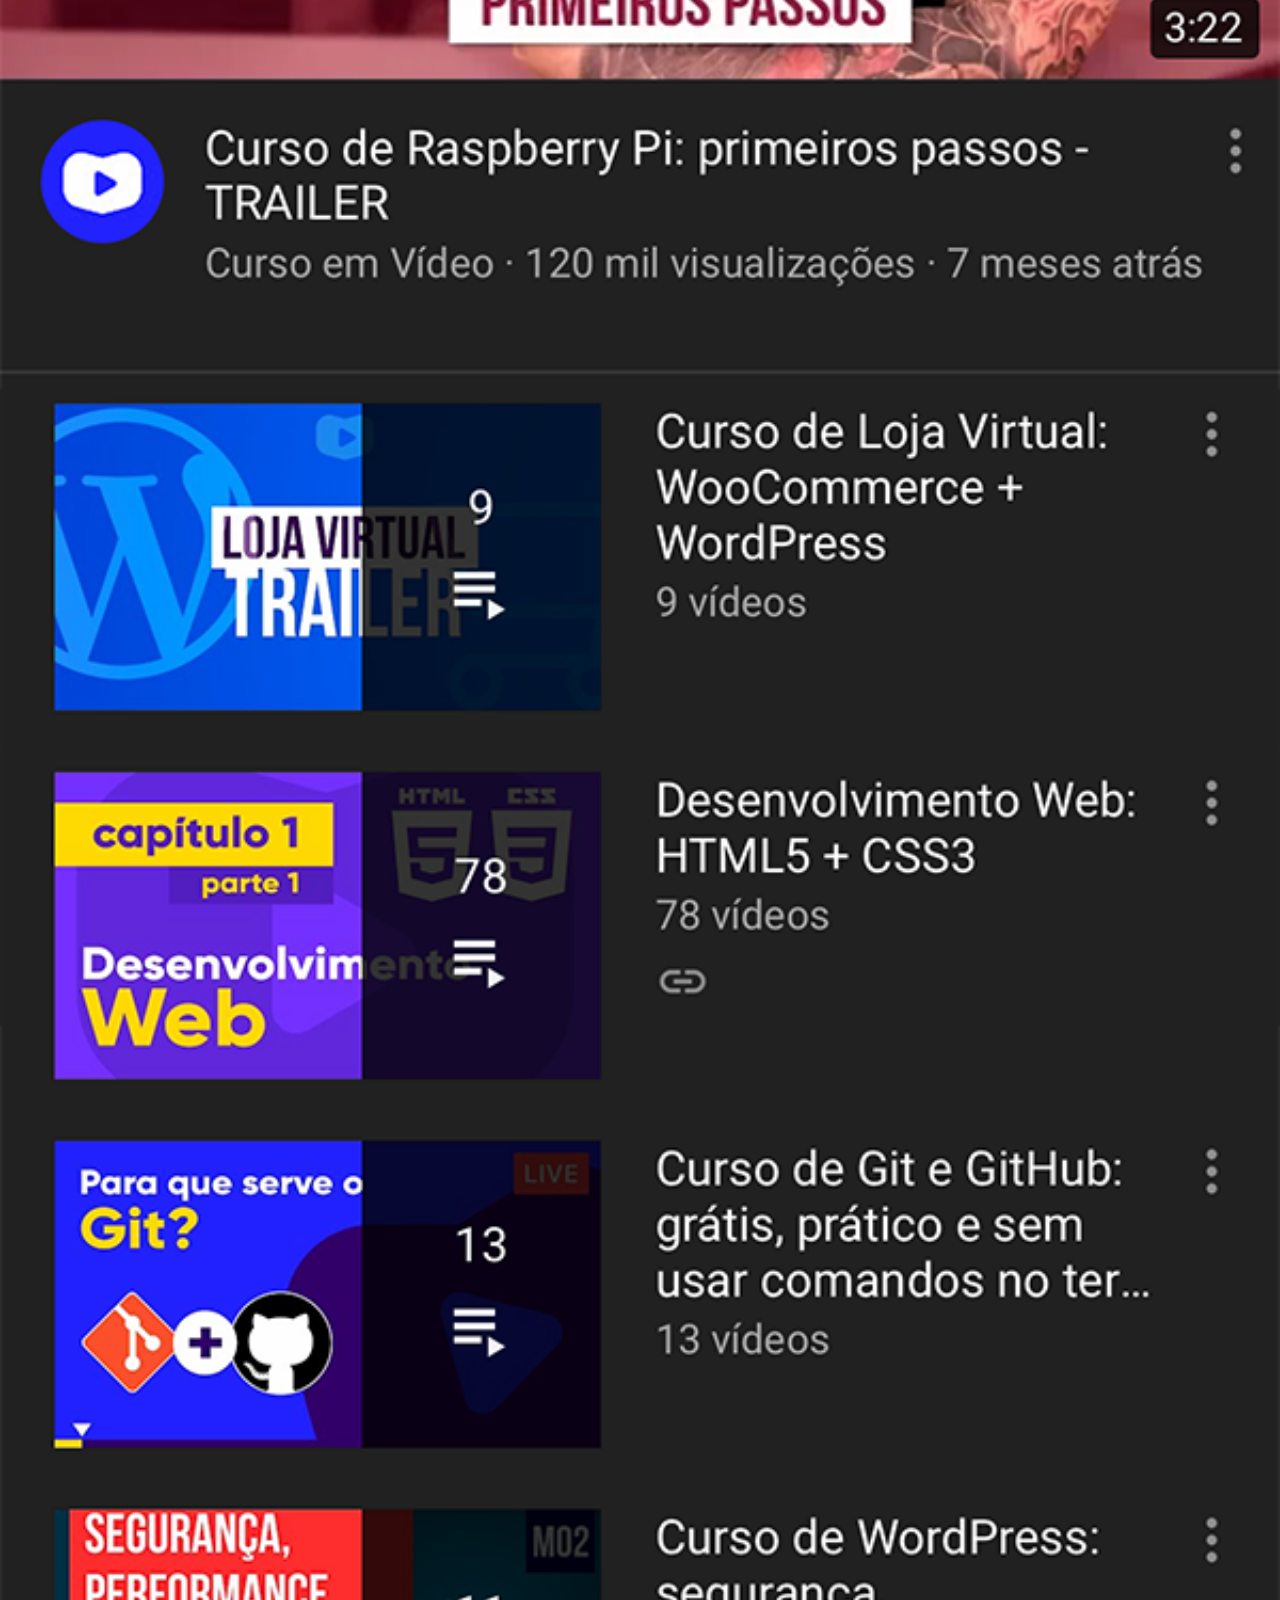
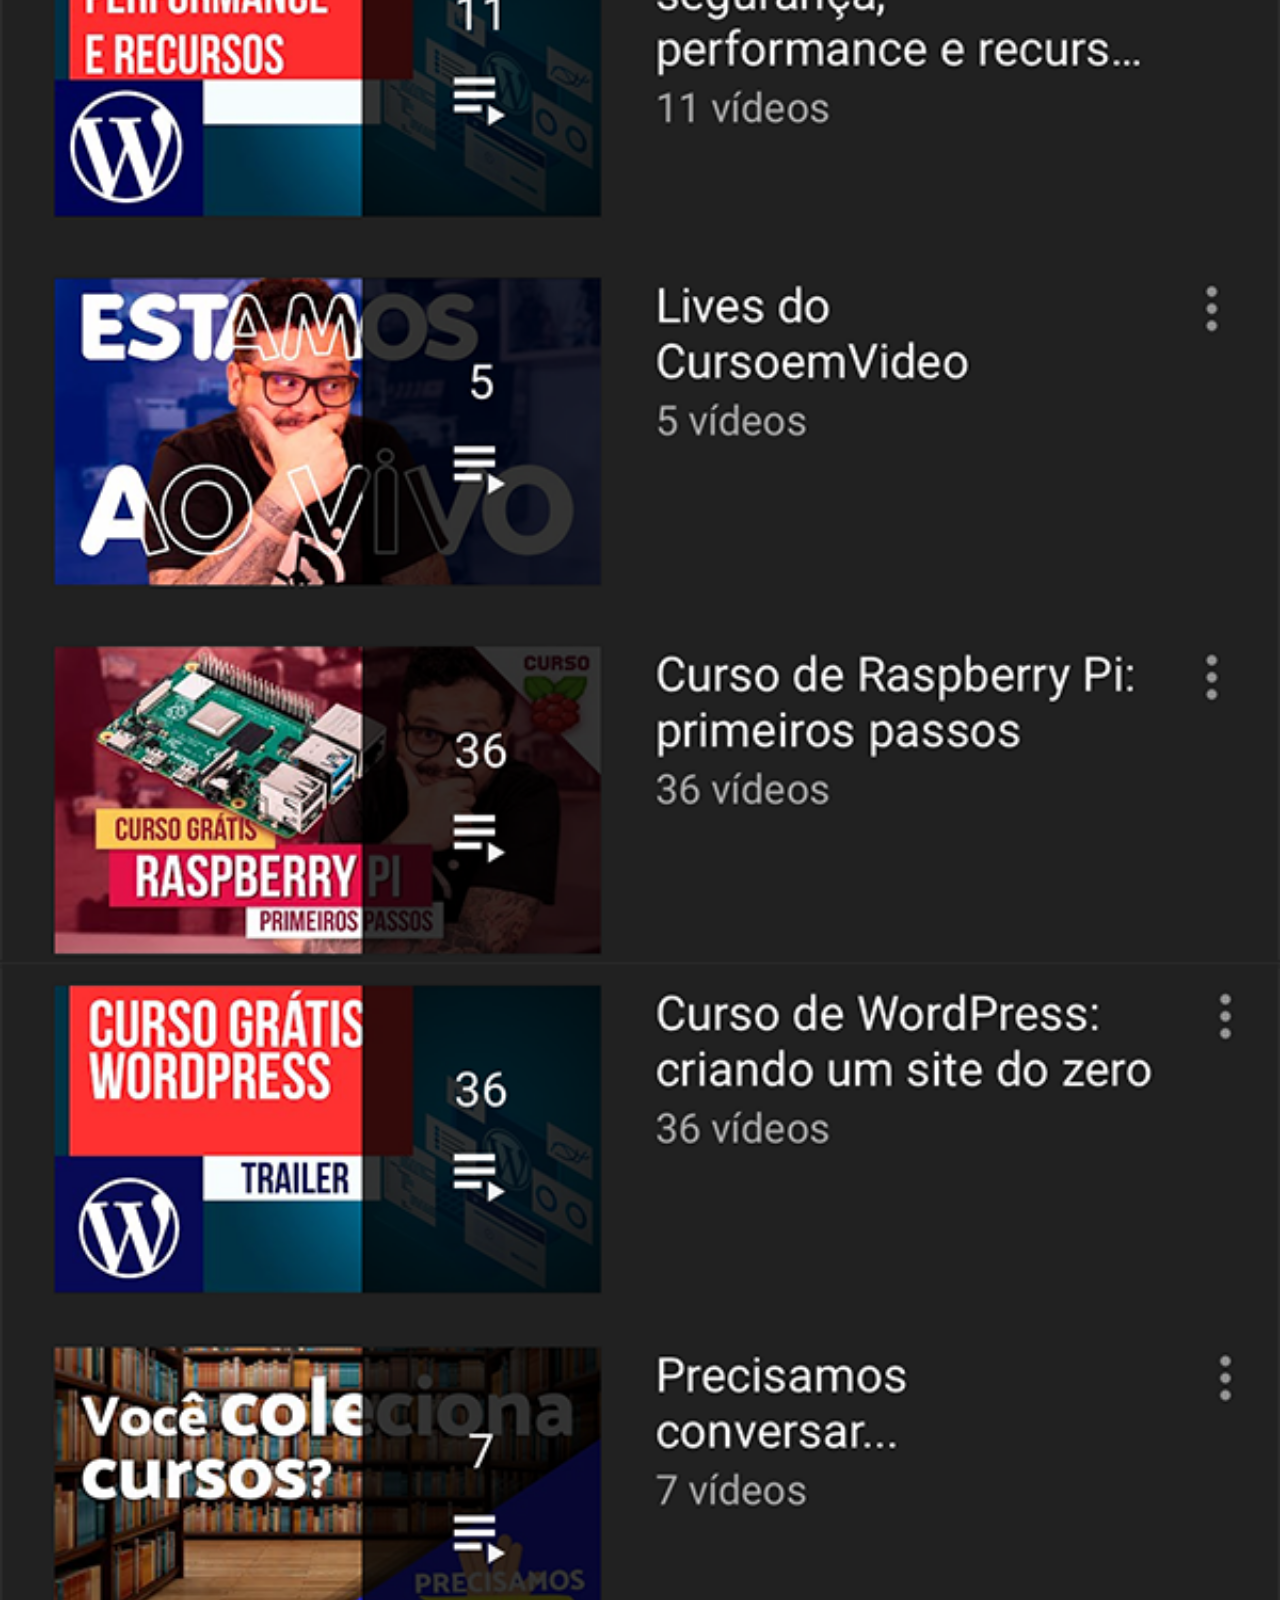
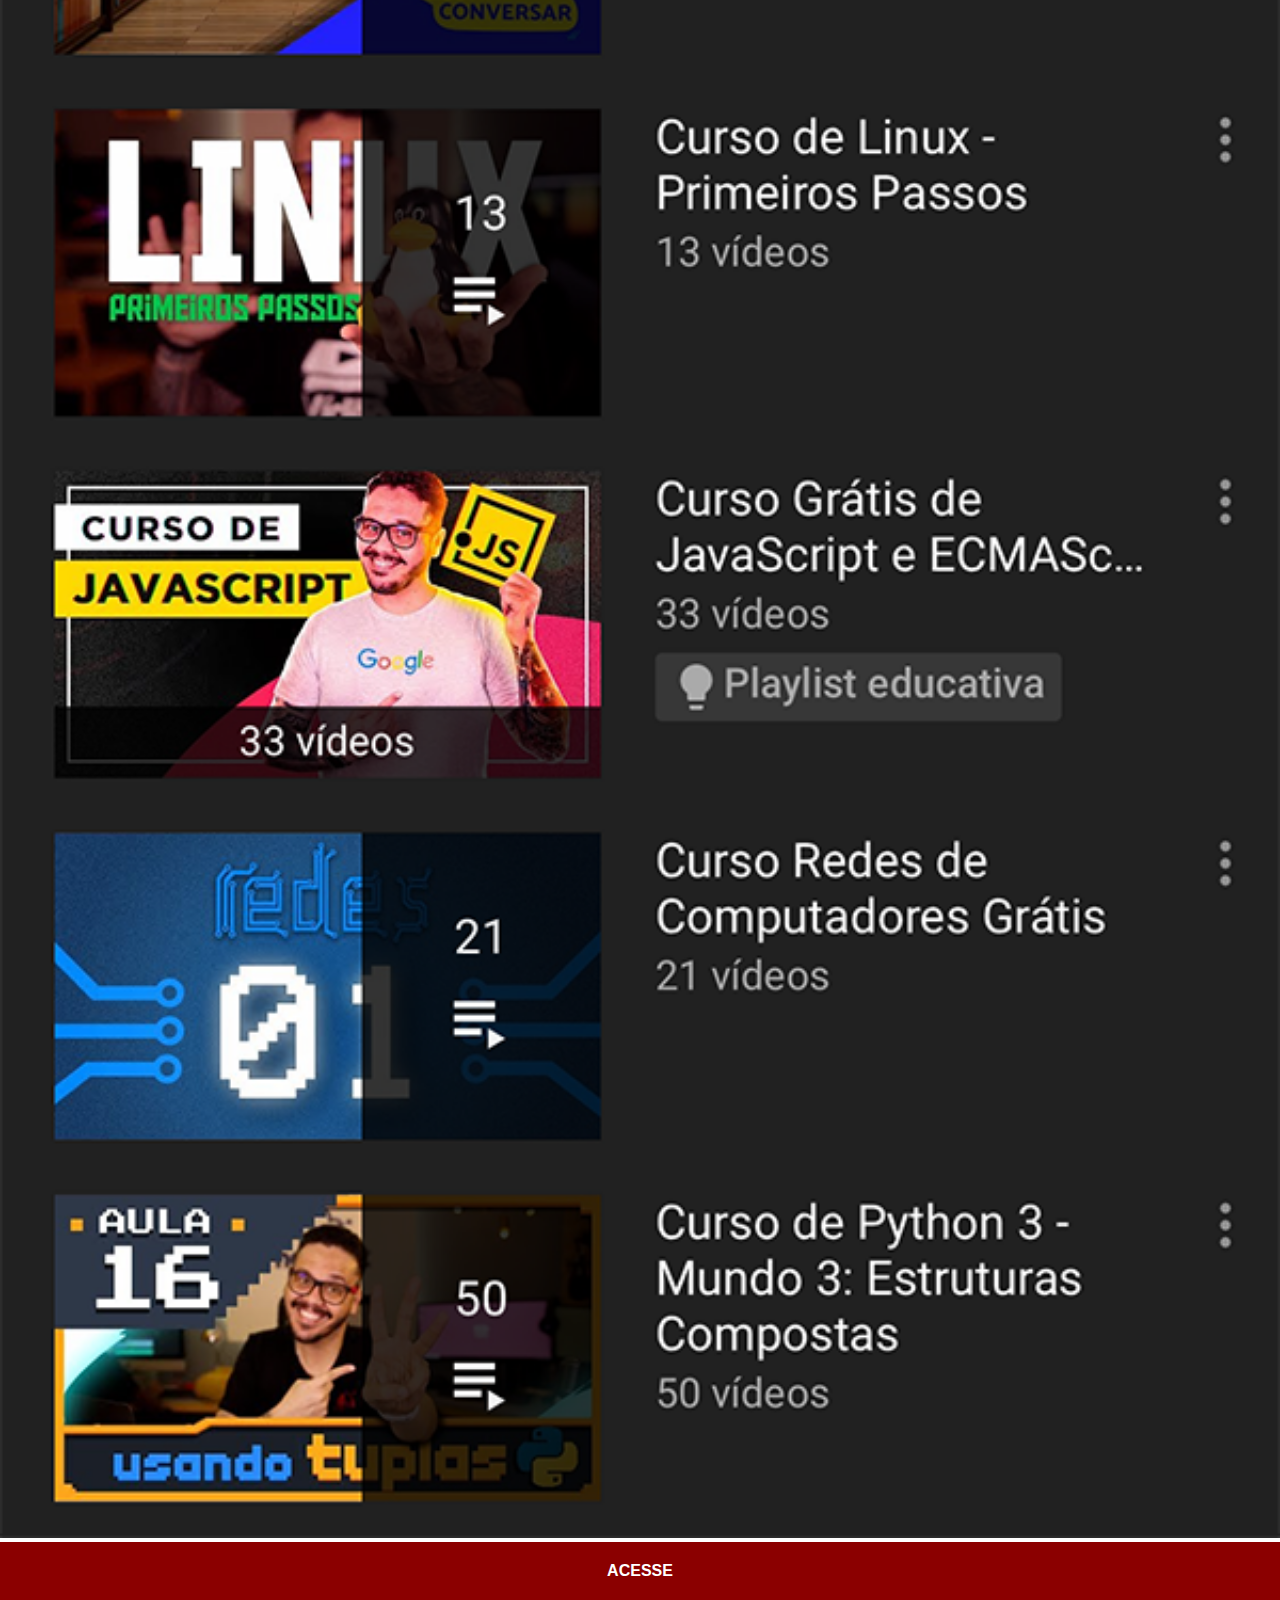
<file: youtube.html>
<!DOCTYPE html>
<html lang="pt-br">
<head>
    <meta charset="UTF-8">
    <meta http-equiv="X-UA-Compatible" content="IE=edge">
    <meta name="viewport" content="width=device-width, initial-scale=1.0">
    <title>YouTube</title>
    <link rel="stylesheet" href="estilos/social.css">
</head>
<body>
    <img src="imagens/tela-youtube.png" alt="YouTube">
    <a href="https://www.youtube.com/@CursoemVideo/playlists" target="_blank"> ACESSE</a>
</body>
</html>
</file>
<file: estilos/style.css>
@charset "UTF-8";

* {
    margin: 0px;
    padding: 0px;
    font-family: Arial, Helvetica, sans-serif;
}

html, body {
    height: 100vh;
    width: 100vw;
    background-color: black;
}

body {
    background: url('../imagens/fundo-madeira.jpg') no-repeat top center;
    background-size: cover;
    background-attachment: fixed;
}

main {
    height: 100vh;
    position: relative;
}

section#telefone {
    position: absolute;
    top: 50%;
    left: 50%;
    transform: translate(-50%, -50%);
    height: 627px;
    width: 311px;
    background: url('../imagens/frame-iphone.png') no-repeat;
}

iframe#tela {
    position: relative;
    top: 80px;
    left: 22px;
    height: 472px;
    width: 267px;
}

section#redes-sociais {
    text-align: right;
}

section#redes-sociais img {
    width: 50px;
    margin: 10px;
    border-radius: 50%;
    box-shadow: 2px 2px 5px rgba(0, 0, 0, 0.404);
    box-sizing: border-box;
}

section#redes-sociais img:hover {
    border: 2px solid rgba(255, 255, 255, 0.637);
    width: 60px;
    transform: translate(-3px, -3px);
    box-shadow: 5px 5px 10px black;
    transition: transform 0.3s, border 0.5s
    
}
</file>
<file: estilos/social.css>
@charset "UTF-8";

* {
    margin: 0px;
    padding: 0px;
    font-family: Arial, Helvetica, sans-serif;
}

::-webkit-scrollbar {
    width: 0px;
    height: 0px;
}

img {
    width: 100vw;
    
}

a {
    display: block;
    background-color: darkred;
    color: white;
    padding: 20px;
    text-align: center;
    font-weight: bolder;
    text-decoration: none;

}

a:hover {
    background-color: rgb(219, 19, 19);
}
</file>
